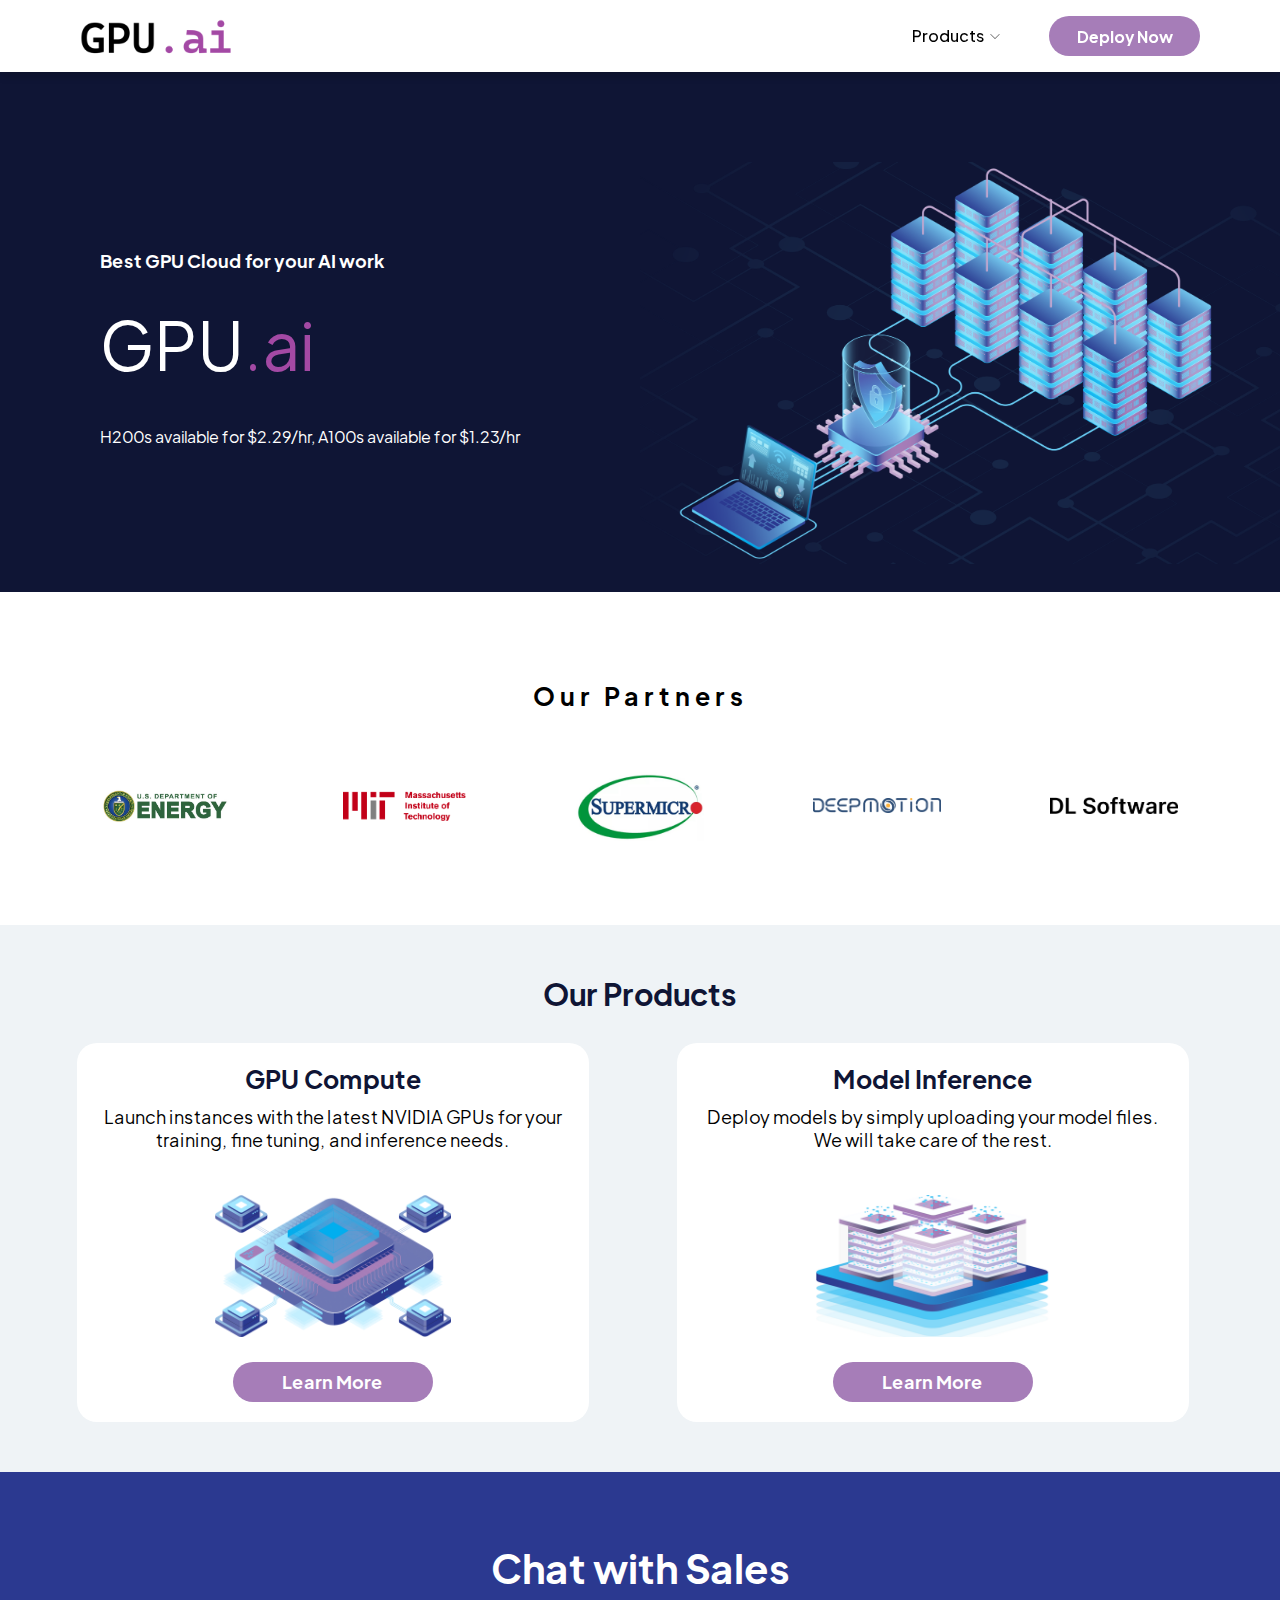
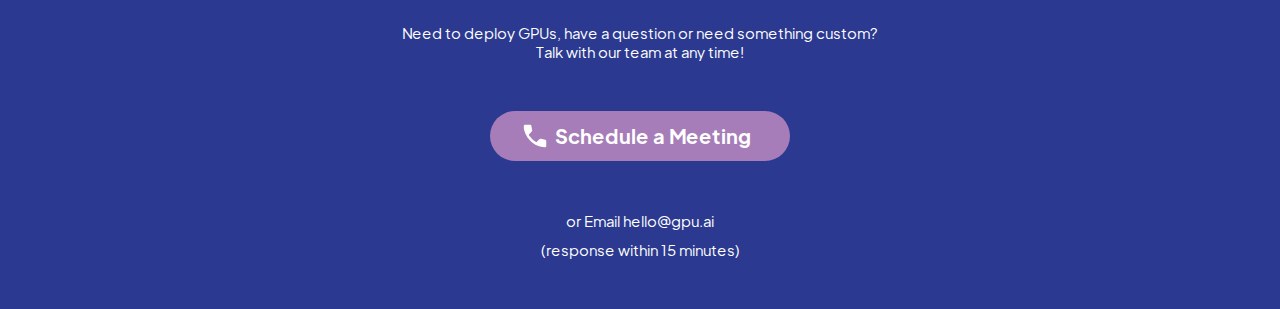
<file: index.html>
<!DOCTYPE html>
<html lang="en">
   <head>
      <meta charset="UTF-8">
      <title>GPU.ai - GPU Cloud for AI</title>
      <meta name="viewport" content="width=device-width">
      <link rel="stylesheet" href="./css/font.css">
      <link rel="stylesheet" href="./css/style.css">
      <script>
         function isPC() {
             var userAgentInfo = navigator.userAgent;
             var agents = ["Android", "iPhone", "iPad"];
             for (var v = 0; v < agents.length; v++) {
                 if (userAgentInfo.indexOf(agents[v]) > 0) {
                     return false
                 }
             }
             return true;
         }
         
         if (!isPC()) {
             location.href = "index_mobile.html";
         }
         
             (function(win) {
                 var tid;
         
                 function refreshRem() {
                     let designSize = 1920; // 设计图尺寸
                     let html = document.documentElement;
                     let wW = html.clientWidth; // 窗口宽度
                     let rem = wW * 100 / designSize;
         
                     document.documentElement.style.fontSize = rem + 'px';
                 }
         
                 win.addEventListener('pageshow', function(e) {
                     if (e.persisted) {
                         clearTimeout(tid);
                         tid = setTimeout(refreshRem, 300);
                     }
                 }, false);
                 refreshRem();
             })(window);
      </script>
      <script>
         (function(win) {
             var tid;
         
             function refreshRem() {
                 let designSize = 1920; // 设计图尺寸
                 let html = document.documentElement;
                 let wW = html.clientWidth; // 窗口宽度
                 let rem = wW * 100 / designSize;
         
                 document.documentElement.style.fontSize = rem + 'px';
             }
         
             win.addEventListener('pageshow', function(e) {
                 if (e.persisted) {
                     clearTimeout(tid);
                     tid = setTimeout(refreshRem, 300);
                 }
             }, false);
             refreshRem();
         })(window);
      </script>
      <style>
         body{
         margin: 0;
         padding: 0;
         font-family: Eudoxus Sans;
         }
         header{
         width: 100%;
         height: 1.08rem;
         display: flex;
         align-items: center;
         justify-content: space-between;
         padding: 0 1.2rem;
         box-sizing: border-box;
         position: fixed;
         top: 0;
         left: 0;
         z-index: 2;
         }
         header .logo{
         display: flex;
         }
         header .logo img{
         height: .6rem;
         width: auto;
         }
         header .nav{
         display: flex;
         height: 100%;
         align-items: center;
         }
         header .nav>ul{
         display: flex;
         height: 100%;
         }
         header .nav>ul>li{
         list-style: none;
         margin-right: .6rem;
         display: flex;
         align-items: center;
         position: relative;
         }
         header .nav>ul>li>a{
         color: #000;
         font-family: Eudoxus Sans;
         font-size: .24rem;
         font-style: normal;
         font-weight: 500;
         text-decoration: none;
         display: flex;
         align-items: center;
         box-sizing: border-box;
         width: 1.6rem;
         height: 0.5rem;
         justify-content: center;
         transition-duration: .3s;
         }
         header .nav>ul>li>a img{
         width: .15rem;
         margin-left: .1rem;
         transition-duration: .3s;
         }
         header .nav>ul>li ul{
         position: absolute;
         border: 1px solid #132DCE;
         top: 100%;
         left: 0%;
         padding: .1rem;
         border-radius: 5px;
         display: none;
         transition-duration: .3s;
         }
         header .nav>ul>li ul li{
         list-style: none;
         }
         header .nav>ul>li ul li a{
         color: #000;
         white-space: nowrap;
         font-family: Eudoxus Sans;
         font-size: .24rem;
         font-style: normal;
         line-height: 2;
         font-weight: 500;
         text-decoration: none;
         display: flex;
         align-items: center;
         }
         header .nav>ul>li:hover ul{
         display: block;
         }
         header .nav>ul>li:hover>a {
         border: 1px solid #132DCE;
         border-radius: 5px;
         }
         header .nav>ul>li:hover>a img{
         transform: rotate(-180deg);
         }
         header .nav>a{
         width: 2.26rem;
         height: .6rem;
         border-radius: .15rem;
         // background: var(--Button---Black, radial-gradient(57.1% 100% at 50% 99%, #2B3990 0%, rgba(43, 57, 144, 0.83) 100%));
         background-color: #A67DB8;
         // box-shadow: 0px 6px 28.1px 0px rgba(9, 9, 9, 0.30);
         outline: none;
         border: none;
         color: #FFF;
         text-decoration: none;
         font-family: Eudoxus Sans;
         font-size: .24rem;
         font-style: normal;
         font-weight: 400;
         display: flex;
         align-items: center;
         justify-content: center;
         }
         header .nav>a img{
         margin-left: .1rem;
         width: .17rem;
         height: auto;
         }
         h2{
         color: #000;
         font-family: Eudoxus Sans;
         font-size: .56rem;
         font-style: normal;
         font-weight: 700;
         line-height: 1;
         margin: 0;
         padding: 0;
         }
         h2 span{
         color: #00AEEF;
         }
         h3{
         margin: 0;
         padding: 0;
         margin: .2rem 0;
         color: #6872B0;
         font-family: Eudoxus Sans;
         font-size: .32rem;
         font-style: normal;
         font-weight: 700;
         line-height: 1;
         letter-spacing: 1.92px;
         text-transform: uppercase;
         }
         p{
         margin: 0;
         padding: 0;
         color: rgba(0, 0, 0, 0.90);
         font-family: Eudoxus Sans;
         font-size: .3rem;
         font-style: normal;
         font-weight: 300;
         line-height: normal;
         letter-spacing: -0.6px;
         }
         button{
         width: 2.26rem;
         height: .6rem;
         border-radius: .15rem;
         background: var(--Button---Black, radial-gradient(57.1% 100% at 50% 99%, #2B3990 0%, rgba(43, 57, 144, 0.83) 100%));
         box-shadow: 0px 6px 28.1px 0px rgba(9, 9, 9, 0.30);
         outline: none;
         border: none;
         color: #FFF;
         font-family: Eudoxus Sans;
         font-size: .24rem;
         font-style: normal;
         font-weight: 400;
         display: flex;
         align-items: center;
         margin-top: .2rem;
         justify-content: center;
         }
         button img{
         margin-left: .1rem;
         width: .17rem;
         height: auto;
         }
         footer{
         width: 100%;
         background: #0F1535;
         box-sizing: border-box;
         padding: 1rem 1.28rem;
         }
         footer .content{
         display: flex;
         width: 100%;
         }
         footer .content .left{
         width: 50%;
         }
         footer .content .left img{
         width: 2.2rem;
         display: block;
         }
         footer .content .left p{
         color: rgba(255, 255, 255, 0.90);
         font-family: Eudoxus Sans;
         font-size: .24rem;
         font-style: normal;
         font-weight: 300;
         line-height: normal;
         width: 5.47rem;
         margin-top: .12rem;
         }
         footer .content .right{
         width: 50%;
         padding-left: .2rem;
         box-sizing: border-box;
         display: flex;
         padding-top: .3rem;
         }
         footer .content .right .main{
         width: 6.5rem;
         display: flex;
         justify-content: space-between;
         }
         footer .content .right .item h2{
         color: #FFF;
         font-family: Eudoxus Sans;
         font-size: .24rem;
         font-style: normal;
         font-weight: 700;
         letter-spacing: 2px;
         margin: 0;
         text-transform: uppercase;
         }
         footer .content .right .item a{
         margin-top: .2rem;
         text-decoration: none;
         color: #FFF;
         font-family: Eudoxus Sans;
         font-size: .18rem;
         font-style: normal;
         display: block;
         font-weight: 400;
         text-transform: capitalize;
         }
         footer .content .right .item p{
         color: #FFF;
         font-family: Eudoxus Sans;
         font-size: .18rem;
         font-style: normal;
         font-weight: 400;
         line-height: .30rem; /* 171.667% */
         width: 2.5rem;
         }
         .sserver {
         width: 517px;
         height: 81px;
         font-family: 'Eudoxus Sans';
         font-style: normal;
         font-weight: 700;
         font-size: 64px;
         line-height: 81px;
         /* identical to box height */
         display: flex;
         align-items: center;
         /* Gradient 2 */
         background: linear-gradient(268.77deg, #0C9CD1 47.55%, #123BCE 96.18%);
         -webkit-background-clip: text;
         -webkit-text-fill-color: transparent;
         background-clip: text;
         text-fill-color: transparent;
         /* Inside auto layout */
         flex: none;
         order: 1;
         flex-grow: 0;
         }
         .trustby {
         width: 1651px;
         height: 40px;
         font-family: 'Eudoxus Sans';
         font-style: normal;
         font-weight: 700;
         font-size: 32px;
         line-height: 40px;
         display: flex;
         align-items: center;
         text-align: center;
         letter-spacing: 0.2em;
         color: #000000;
         }
      </style>
   </head>
   <body>
      <body>
         <header style="background:white;box-shadow: 0px 1px 10px 0px rgba(9, 9, 9, 0.30);">
            <a href="https://gpu.ai" class="logo">
            <img src="./images/logo.png">
            </a>
            <div class="nav">
               <ul>
                  <li>
                     <a href="JavaScript:;">
                     Products
                     <img src="./images/arrow.svg">
                     </a>
                     <ul style="background:white">
                        <li><a href="gpu.html">GPU Compute</a></li>
                        <li><a href="model.html">Model Inference</a></li>
                     </ul>
                  </li>
               </ul>
               <a href="contact.html" style="border-radius: 20px;">
               <b>Deploy Now</b>
               </a>
            </div>
         </header>

         <div class="index-banner">
    <img class="index-banner-img" src="./images/ib.png" >
    <div class="index-banner-content">
        <div class="index-banner-content-t1"  style="color:white">Best GPU Cloud for your AI work</div>
        <div class="first-section-content-t2"><span style="color:white">GPU</span><span style="color:#a349a4">.ai</span></div>
        <div class="index-banner-content-t3">H200s available for $2.29/hr, A100s available for $1.23/hr</div>
    </div>
</div>


         <br>
         <div class="trustby" style="width:100%;font-size:25px;margin-bottom:-30px;display: flex; justify-content: center; align-items: center; ">Our Partners</div>
         <br>
         <div style="width:100%;margin-bottom:0px;display: flex; justify-content: center; align-items: center; justify-content: space-between">
            <img src="images/usenergy.png" alt="alternatetext" style="width:10%;height:100%; padding-left:8%;object-fit: contain">
            <img src="images/mit.png" alt="alternatetext"  style="width:10%;height:100%;object-fit: contain">
            <img src="images/supermicro.jpg" alt="alternatetext"  style="width:10%;height:100%; object-fit: contain">
            <img src="images/deepmotion.png" alt="alternatetext"  style="width:10%;height:object-fit: contain">
            <img src="images/dlsoftware.png" alt="alternatetext"  style="width:10%;height:100%px;padding-right:8%; object-fit: contain">
         </div>
         <br>
         <div class="index-product">
            <div class="index-product-title">Our Products</div>
            <div class="index-product-list">
               <div class="index-product-item">
                  <div class="index-product-item-title">GPU Compute</div>
                  <div class="index-product-item-desc">Launch instances with the latest NVIDIA GPUs for your training, fine tuning, and inference needs.</div>
                  <div class="index-product-item-img"><img src="images/im21.png"/></div>
                  <center><a class="index-product-item-btn" href="gpu.html">Learn More</a> </center>
               </div>
               <div class="index-product-item">
                  <div class="index-product-item-title">Model Inference</div>
                  <div class="index-product-item-desc">Deploy models by simply uploading your model files. We will take care of the rest.</div>
                  <div class="index-product-item-img"><img src="images/im22xx.png"/></div>
                  <center><a class="index-product-item-btn" href="model.html">Learn More</a> </center>
               </div>
            </div>
         </div>
         <div class="index-chat">
            <div class="index-chat-t2">Chat with Sales</div>
            <div class="index-chat-t3">Need to deploy GPUs, have a question or need something custom? <br>Talk with our team at any time!</div>
            <div class="index-chat-t4" onclick="window.open('https://calendly.com/gpu-support/15-minute-meeting','_blank')" onmouseover="" style="cursor: pointer;"><img src="images/i3i2.svg"/>Schedule a Meeting</div>
            <div class="index-chat-t5">
               or Email <span style="font-size:15px">hello@gpu.ai</span> 
               <div style="height:10px"></div>
               (response within 15 minutes)
            </div>
         </div>
   </body>
</html>
</file>
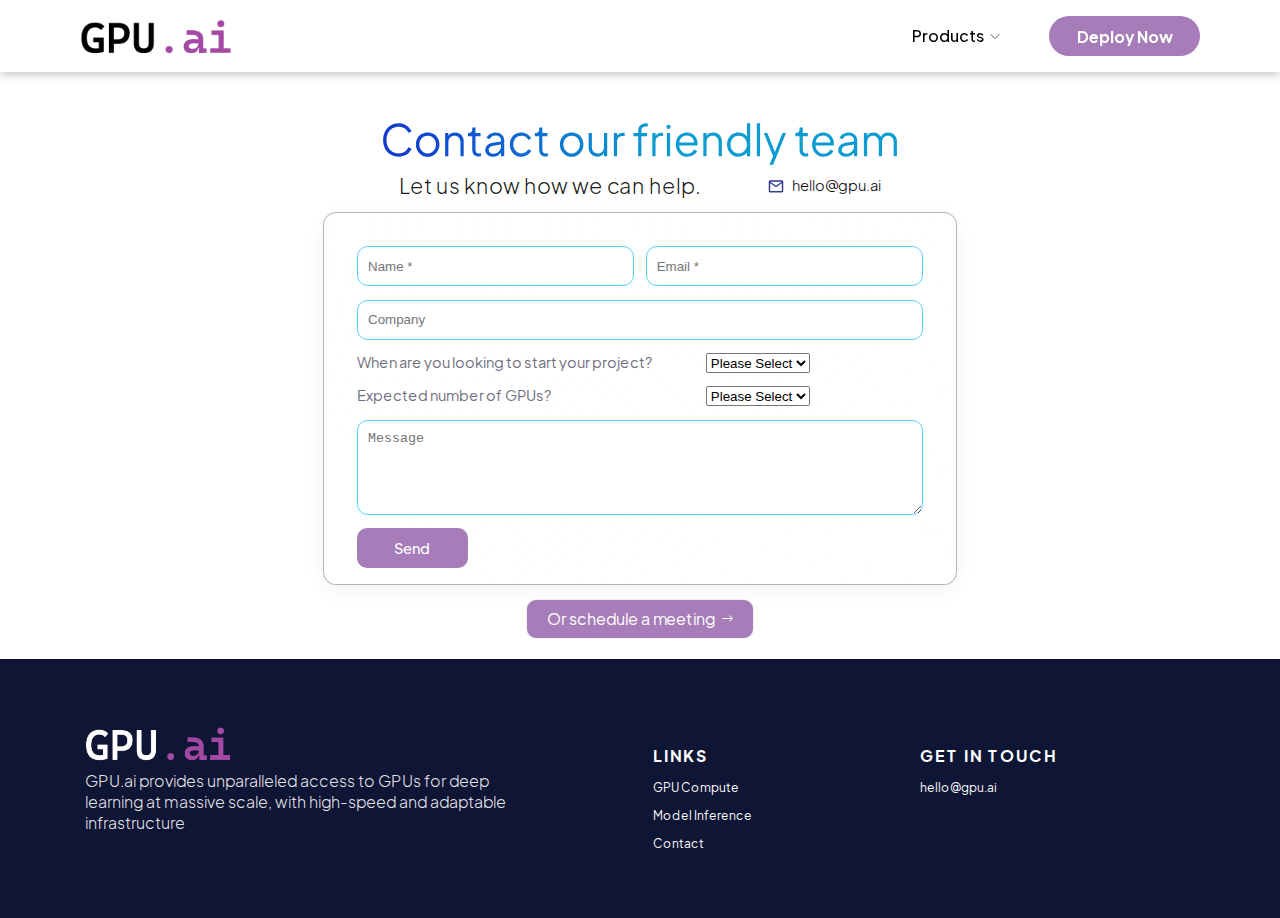
<file: contact.html>
<!DOCTYPE html>
<html lang="en">
   <head>
      <meta charset="UTF-8">
      <meta name="viewport" content="width=device-width">
      <link rel="stylesheet" href="./css/font.css">
      <title>Contact Us - GPU.ai</title>
      <script>
         function isPC() {
             var userAgentInfo = navigator.userAgent;
             var agents = ["Android", "iPhone", "iPad"];
             for (var v = 0; v < agents.length; v++) {
                 if (userAgentInfo.indexOf(agents[v]) > 0) {
                     return false
                 }
             }
             return true;
         }
         
         if (!isPC()) {
             location.href = "contact_mobile.html";
         }
         
             (function(win) {
                 var tid;
         
                 function refreshRem() {
                     let designSize = 1920; // 设计图尺寸
                     let html = document.documentElement;
                     let wW = html.clientWidth; // 窗口宽度
                     let rem = wW * 100 / designSize;
         
                     document.documentElement.style.fontSize = rem + 'px';
                 }
         
                 win.addEventListener('pageshow', function(e) {
                     if (e.persisted) {
                         clearTimeout(tid);
                         tid = setTimeout(refreshRem, 300);
                     }
                 }, false);
                 refreshRem();
             })(window);
      </script>
      <style>
         body{
         margin: 0;
         padding: 0;
         font-family: Eudoxus Sans;
         }
         header{
         width: 100%;
         height: 1.08rem;
         display: flex;
         align-items: center;
         justify-content: space-between;
         padding: 0 1.2rem;
         box-sizing: border-box;
         position: fixed;
         top: 0;
         z-index: 2;
         left: 0;
         }
         header .logo{
         display: flex;
         }
         header .logo img{
         height: .6rem;
         width: auto;
         }
         header .nav{
         display: flex;
         height: 100%;
         align-items: center;
         }
         header .nav>ul{
         display: flex;
         height: 100%;
         }
         header .nav>ul>li{
         list-style: none;
         margin-right: .6rem;
         display: flex;
         align-items: center;
         position: relative;
         }
         header .nav>ul>li>a{
         color: #000;
         font-family: Eudoxus Sans;
         font-size: .24rem;
         font-style: normal;
         font-weight: 500;
         text-decoration: none;
         display: flex;
         align-items: center;
         box-sizing: border-box;
         width: 1.6rem;
         height: 0.5rem;
         justify-content: center;
         transition-duration: .3s;
         }
         header .nav>ul>li>a img{
         width: .15rem;
         margin-left: .1rem;
         transition-duration: .3s;
         }
         header .nav>ul>li ul{
         position: absolute;
         border: 1px solid #132DCE;
         top: 100%;
         left: 0%;
         padding: .1rem;
         border-radius: 5px;
         display: none;
         transition-duration: .3s;
         }
         header .nav>ul>li ul li{
         list-style: none;
         }
         header .nav>ul>li ul li a{
         color: #000;
         white-space: nowrap;
         font-family: Eudoxus Sans;
         font-size: .24rem;
         font-style: normal;
         line-height: 2;
         font-weight: 500;
         text-decoration: none;
         display: flex;
         align-items: center;
         }
         header .nav>ul>li:hover ul{
         display: block;
         }
         header .nav>ul>li:hover>a {
         border: 1px solid #132DCE;
         border-radius: 5px;
         }
         header .nav>ul>li:hover>a img{
         transform: rotate(-180deg);
         }
         header .nav>a{
         width: 2.26rem;
         height: .6rem;
         border-radius: .15rem;
         // background: var(--Button---Black, radial-gradient(57.1% 100% at 50% 99%, #2B3990 0%, rgba(43, 57, 144, 0.83) 100%));
         background-color: #A67DB8;
         // box-shadow: 0px 6px 28.1px 0px rgba(9, 9, 9, 0.30);
         outline: none;
         border: none;
         color: #FFF;
         text-decoration: none;
         font-family: Eudoxus Sans;
         font-size: .24rem;
         font-style: normal;
         font-weight: 400;
         display: flex;
         align-items: center;
         justify-content: center;
         }
         header .nav>a img{
         margin-left: .1rem;
         width: .17rem;
         height: auto;
         }
         .contact-form{
         margin: 1.85rem auto .3rem;
         width: 9.52rem;
         }
         .contact-form>img{
         width: 7.71rem;
         display: block;
         margin: 0 auto;
         }
         .contact-form .title{
         margin-top: .1rem;
         display: flex;
         justify-content: center;
         }
         .contact-form .title p{
         color: rgba(0, 0, 0, 0.90);
         font-family: Eudoxus Sans;
         font-size: .32rem;
         font-style: normal;
         font-weight: 300;
         line-height: normal;
         margin: 0;
         margin-right: 1rem;
         }
         .contact-form .title a{
         display: flex;
         color: #000;
         font-family: Eudoxus Sans;
         font-size: .22rem;
         font-style: normal;
         font-weight: 300;
         line-height: normal;
         text-decoration: none;
         align-items: center;
         }
         .contact-form .title a img{
         width: .28rem;
         margin-right: .1rem;
         }
         .contact-form .myform{
         width: 100%;
         height: 5.6rem;
         border-radius: .2rem;
         border: 1px solid rgba(9, 9, 9, 0.30);
         background: radial-gradient(106.94% 141.42% at 100% 1.62%, rgba(255, 255, 255, 0.12) 0%, rgba(255, 255, 255, 0.30) 100%);
         box-shadow: 0px 6px 20px 0px rgba(0, 0, 0, 0.05);
         padding: .5rem;
         box-sizing: border-box;
         margin-top: .2rem;
         }
         .contact-form .myform .input-group{
         margin-bottom: .2rem;
         display: flex;
         justify-content: space-between;
         }
         .contact-form .myform .input-group .input-row{
         position: relative;
         width: 100%;
         display: flex;
         }
         .contact-form .myform .input-group .input-row input{
         width: 100%;
         height: .6rem;
         border-radius: .16rem;
         border: 1px solid #53D0FF;
         outline: none;
         padding-left: .15rem;
         box-sizing: border-box;
         }
         .contact-form .myform .input-group .input-row textarea{
         width: 100%;
         height: 1.43rem;
         border-radius: .16rem;
         border: 1px solid #53D0FF;
         outline: none;
         padding: .15rem;
         box-sizing: border-box;
         }
         .contact-form .myform .input-group .input-row span{
         display: block;
         position: absolute;
         top: 50%;
         transform: translateY(-50%);
         color: #E50000;
         font-family: Satoshi;
         font-size: .24rem;
         font-style: normal;
         font-weight: 400;
         line-height: normal;
         letter-spacing: -0.24px;
         left: 1.1rem;
         text-transform: capitalize;
         }
         .contact-form .myform button{
         display: flex;
         height: .6rem;
         padding: 0px 0.56rem;
         align-items: center;
         border-radius: .15rem;
         background: #A67DB8;
         color: #FFF;
         font-family: Eudoxus Sans;
         font-size: .22rem;
         font-style: normal;
         font-weight: 500;
         text-transform: capitalize;
         border: none;
         outline: none;
         }
         .contact-form>button{
         margin: 0 auto;
         margin-top: .2rem;
         display: flex;
         padding: 0 .3rem;
         height: .6rem;
         align-items: center;
         border-radius: .15rem;
         border: 0.5px solid rgba(255, 255, 255, 0.87);
         background: var(--Secondary, #A67DB8);
         color: #FFF;
         font-family: Eudoxus Sans;
         font-size: .24rem;
         font-style: normal;
         font-weight: 400;
         }
         .contact-form>button img{
         margin-left: .1rem;
         width: .17rem;
         }
         footer{
         width: 100%;
         background: #0F1535;
         box-sizing: border-box;
         padding: 1rem 1.28rem;
         }
         footer .content{
         display: flex;
         width: 100%;
         }
         footer .content .left{
         width: 50%;
         }
         footer .content .left img{
         width: 2.2rem;
         display: block;
         }
         footer .content .left p{
         color: rgba(255, 255, 255, 0.90);
         font-family: Eudoxus Sans;
         font-size: .24rem;
         font-style: normal;
         font-weight: 300;
         line-height: normal;
         width: 5.47rem;
         margin-top: .12rem;
         }
         footer .content .right{
         width: 50%;
         padding-left: .2rem;
         box-sizing: border-box;
         display: flex;
         padding-top: .3rem;
         }
         footer .content .right .main{
         width: 6.5rem;
         display: flex;
         justify-content: space-between;
         }
         footer .content .right .item h2{
         color: #FFF;
         font-family: Eudoxus Sans;
         font-size: .24rem;
         font-style: normal;
         font-weight: 700;
         letter-spacing: 2px;
         margin: 0;
         text-transform: uppercase;
         }
         footer .content .right .item a{
         margin-top: .2rem;
         text-decoration: none;
         color: #FFF;
         font-family: Eudoxus Sans;
         font-size: .18rem;
         font-style: normal;
         display: block;
         font-weight: 400;
         text-transform: capitalize;
         }
         footer .content .right .item p{
         color: #FFF;
         font-family: Eudoxus Sans;
         font-size: .18rem;
         font-style: normal;
         font-weight: 400;
         line-height: .30rem; /* 171.667% */
         width: 2.5rem;
         }
      </style>
   </head>
   <body>
      <noscript>
         Your browser does not support JavaScript!
      </noscript>
      <header style="background:white;box-shadow: 0px 1px 10px 0px rgba(9, 9, 9, 0.30);">
         <a href="https://gpu.ai" class="logo">
         <img src="./images/logo.png">
         </a>
         <div class="nav">
            <ul>
               <li>
                  <a href="JavaScript:;">
                  Products
                  <img src="./images/arrow.svg">
                  </a>
                  <ul style="background:white">
                     <li><a href="gpu.html">GPU Compute</a></li>
                     <li><a href="model.html">Model Inference</a></li>
                  </ul>
               </li>
            </ul>
            <a href="contact.html" style="border-radius: 20px;">
            <b>Deploy Now</b>
            </a>
         </div>
      </header>
      <script>
         function startSending() {
             document.getElementById("sendbutton").innerHTML = "Sending";
             document.getElementById("sendbutton").style.background = "grey";
             document.getElementById("sendbutton").onclick = "";
         }

         function finishSending() {
             document.getElementById("sendbutton").innerHTML = "Send";
             document.getElementById("sendbutton").style.background = "#A67DB8";
             document.getElementById("sendbutton").onclick = mailToAddress;
             document.getElementById("name").value = "";
             document.getElementById("email").value = "";
             document.getElementById("company").value = "";
             document.getElementById("message").value = "";
         }

         function sendServerMessage(body) {
             startSending();
             body_send = body.replaceAll("%0D%0A", "")
             var jsonData = {
                 body: body_send
             };
             var xmlHttp = new XMLHttpRequest();
             xmlHttp.open("POST", "https://message.gpu.ai/SendMessage", false);
             xmlHttp.setRequestHeader("Content-Type", "application/json");
             xmlHttp.onreadystatechange = function() {
                 if (xmlHttp.readyState == 4 && xmlHttp.status == 200) {
                     alert("Message Sent! We will get back to you shortly!");
                     finishSending();
                 } else if (xmlHttp.status != 200) {
                     sendLocalEmail(body);
                 }
             };
             xmlHttp.onerror = function() {
                 sendLocalEmail(body);
             };
             setTimeout(function() {
                xmlHttp.send(JSON.stringify(jsonData));
             }, 10);
         }

         function sendLocalEmail(body) {
             document.getElementById("sendbutton").innerHTML = "Sending";
             document.location.href = ("mailto:hello@gpu.ai?subject=GPU Server Inquire&body=" + body);
         }

// global
         var text = ""
         function mailToAddress() {
             var name = document.getElementById("name").value;
             if (name == null || name == "") {
                 alert("Please fill name");
                 return;
             }
             var email = document.getElementById("email").value;
             if (email == null || email == "") {
                 alert("Please fill email");
                 return;
             }
             var company = document.getElementById("company").value;
             var start_date = document.getElementById("start_date").value;
             var gpu_number = document.getElementById("gpu_number").value;
             var message = document.getElementById("message").value;
             var text = "Name: " + name + "%0D%0A\n";
             text = text + "Email: " + email + "%0D%0A\n";
             if (company) text = text + "Company: " + company + "%0D%0A\n";
             if (start_date) {
                 text = text + "Start date: " + start_date + "%0D%0A\n";
             }

             if (gpu_number) {
                 text = text + "GPU Number: " + gpu_number + "%0D%0A\n";
             }

             text = text + "%0D%0A\n" + message + "%0D%0A\n";
             sendServerMessage(text);
             // sendLocalEmail(text);
         }
      </script>
      <div class="contact-form">
         <img src="./images/ct.svg">
         <div class="title">
            <p>Let us know how we can help.</p>
            <a href="mailto:hello@gpu.ai">
            <img src="./images/mail.svg">
            hello@gpu.ai
            </a>
         </div>
         <div class="myform">
            <div class="input-group">
               <div class="input-row" style="width: 4.16rem">
                  <input type="text" name="name" id="name" placeholder="Name *">
               </div>
               <div class="input-row" style="width: 4.16rem">
                  <input type="text" name="email" id="email" placeholder="Email *">
               </div>
            </div>
            <div class="input-group">
               <div class="input-row">
                  <input type="text" name="company" id="company" placeholder="Company">
               </div>
            </div>
            <div class="input-group" style="height:20px;font-size:0.22rem;color:#6e6e7d">
               <span>When are you looking to start your project? </span>
               <select  style="margin-right:20%" id="start_date">
                  <option disabled="" value="" selected="selected">Please Select</option>
                  <option value="Immediately">Immediately</option>
                  <option value="1-3 months">1-3 months</option>
                  <option value="4-12 months">4-12 months</option>
                  <option value="12+ months">12+</option>
               </select>
            </div>
            <div class="input-group" style="height:20px;font-size:0.22rem;color:#6e6e7d">
               <span>Expected number of GPUs? </span>
               <select style="margin-right:20%" id="gpu_number">
                  <option disabled="" value="" selected="selected">Please Select</option>
                  <option value="<8">&lt;8</option>
                  <option value="8-32">8-32</option>
                  <option value=">32">&gt; 32</option>
               </select>
            </div>
            <div class="input-group">
               <div class="input-row">
                  <textarea class="message_area" placeholder="Message" id="message" name="message" ></textarea>
               </div>
            </div>
            <button onclick="mailToAddress()" style="cursor:pointer;" id="sendbutton">Send</button>
         </div>
         <button style="cursor: pointer;" onclick="window.open('https://calendly.com/gpu-support/15-minute-meeting','_blank')">
         Or schedule a meeting
         <img src="./images/ha.svg">
         </button>
      </div>
      <footer>
         <div class="content">
            <div class="left">
               <img src="./images/flogo.png">
               <p style="width:80%">GPU.ai provides unparalleled access to GPUs for deep learning at massive scale, with high-speed and adaptable infrastructure</p>
            </div>
            <div class="right">
               <div class="main">
                  <div class="item">
                     <h2>LINKS</h2>
                     <a href="./gpu.html">GPU Compute</a>
                     <a href="./model.html">Model Inference</a>
                     <a href="./contact.html">Contact</a>
                  </div>
                  <div class="item">
                     <h2>Get In Touch</h2>
                     <p>hello@gpu.ai</p>
                  </div>
               </div>
            </div>
         </div>
      </footer>
   </body>
</html>
</file>
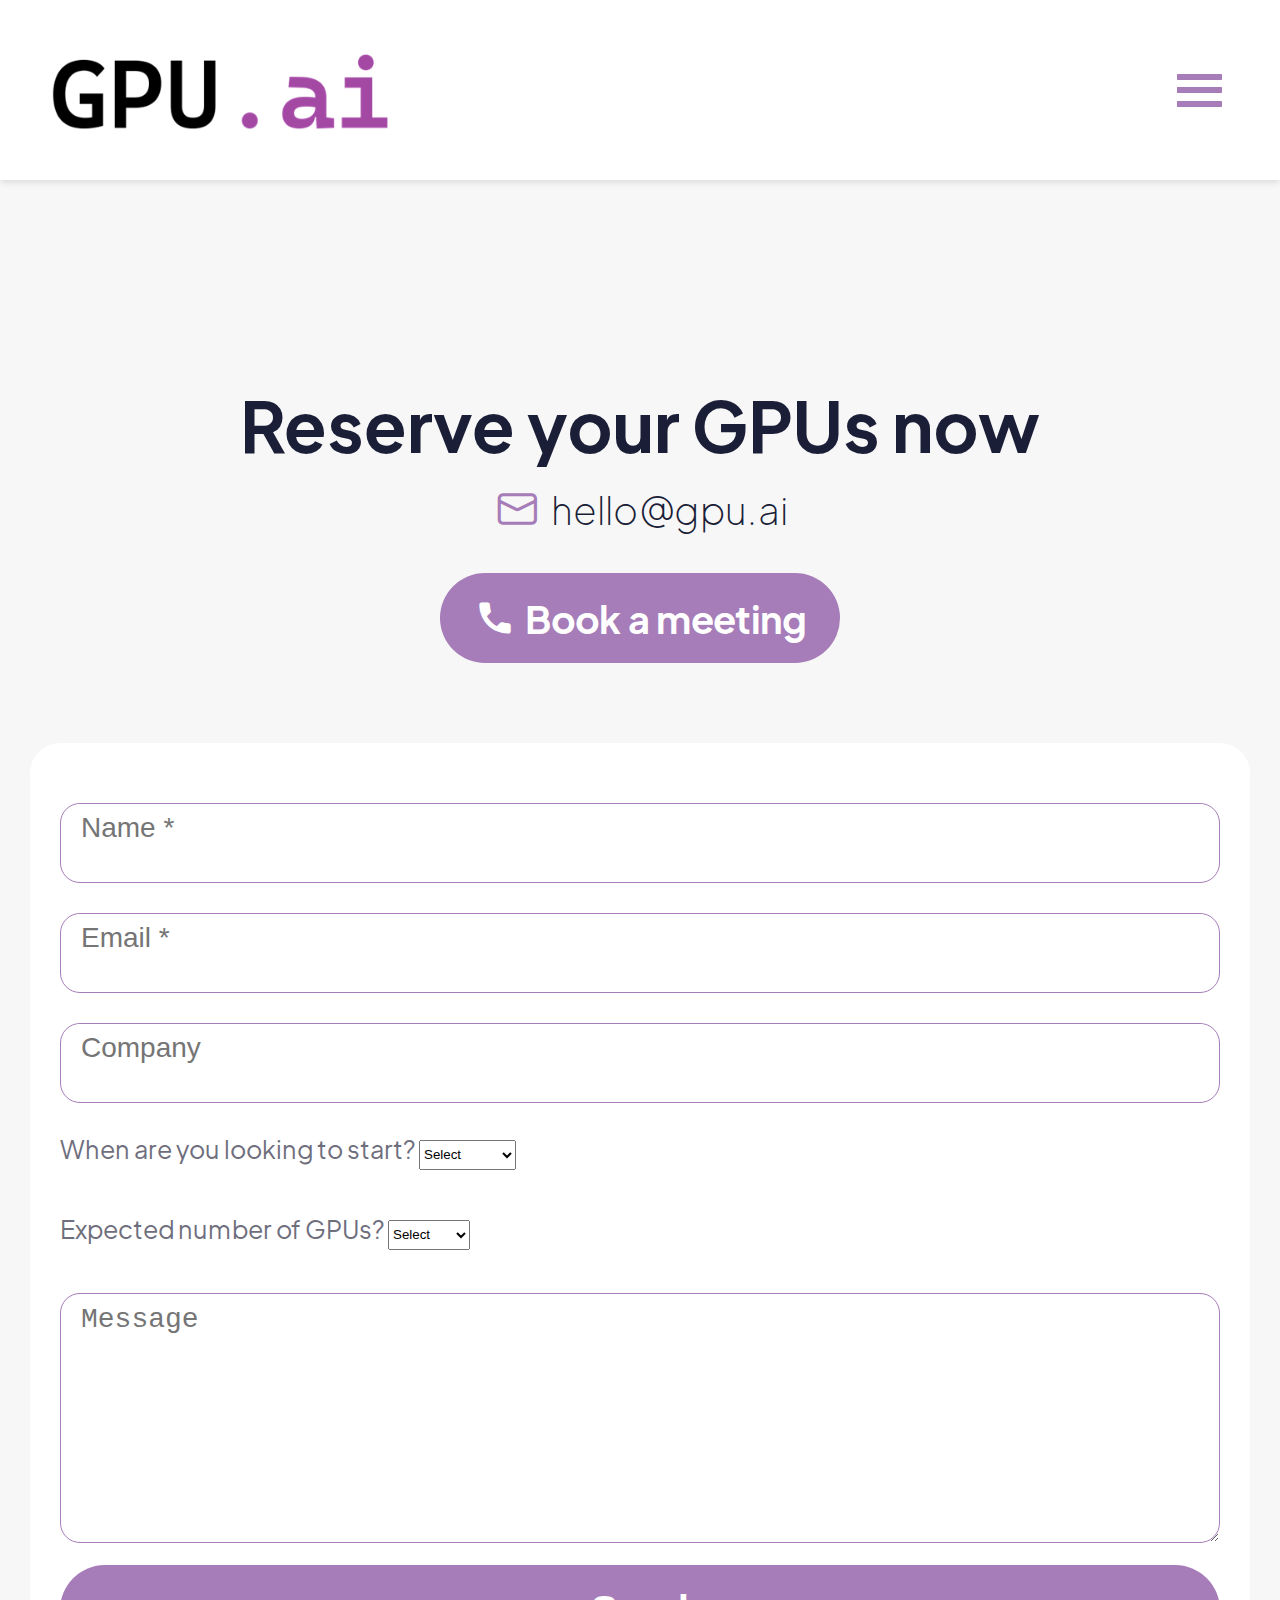
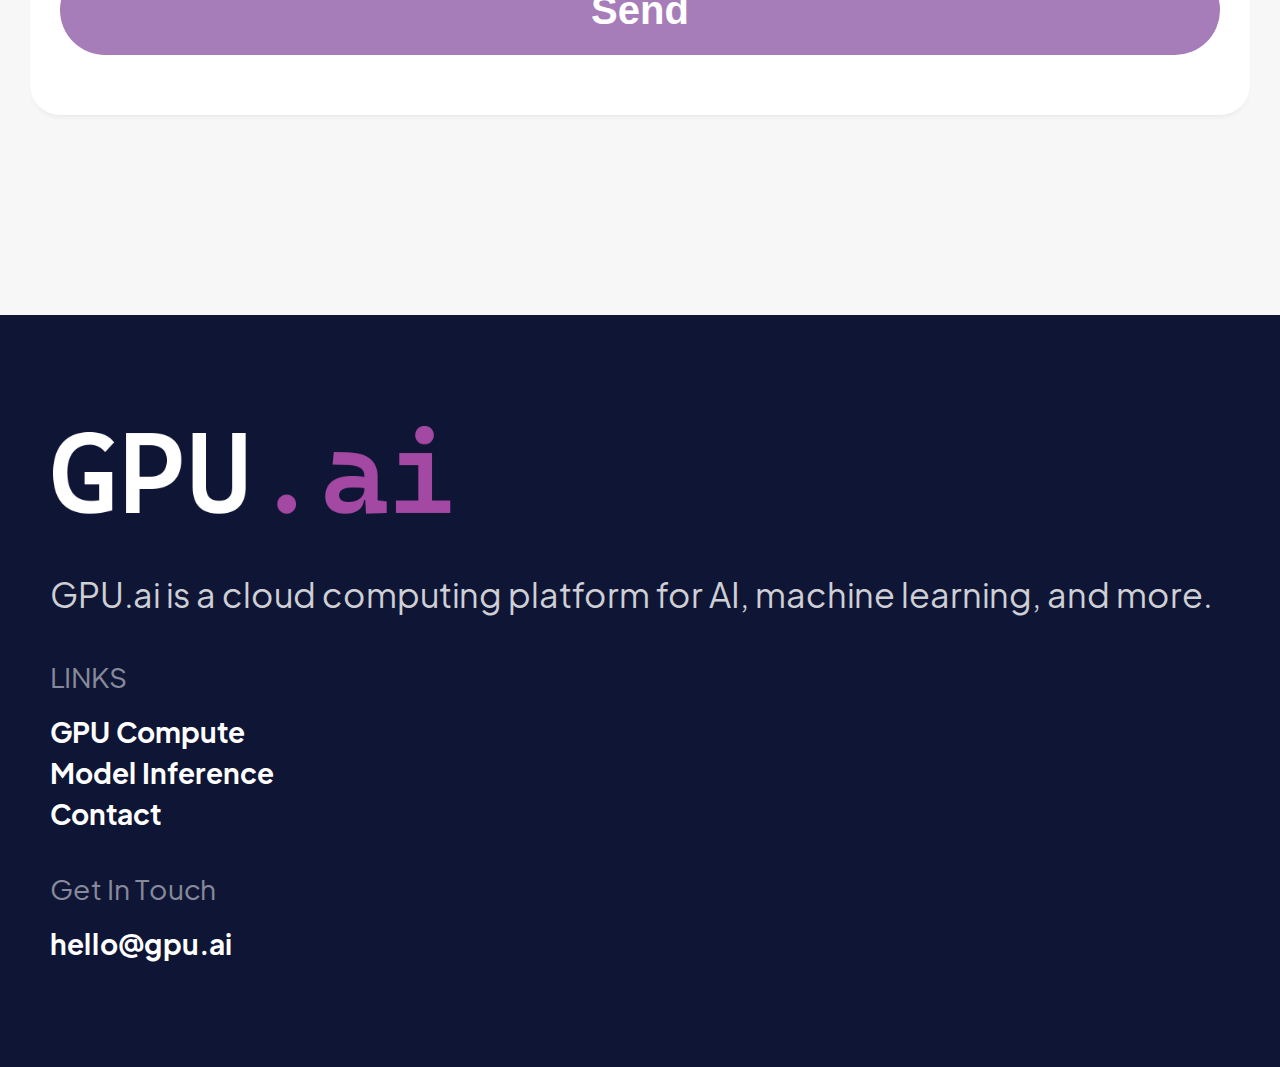
<file: contact_mobile.html>
<!DOCTYPE html>
<html lang="en">
   <head>
      <meta charset="UTF-8">
      <title>Model Inference</title>
      <meta http-equiv="Content-Type" content="text/html; charset=UTF-8">
      <meta content="telephone=no" name="format-detection">
      <meta name="viewport" content="width=device-width,initial-scale=1.0,minimum-scale=1.0,maximum-scale=1.0,user-scalable=no">
      <meta name="apple-mobile-web-app-capable" content="yes" />
      <meta name="apple-mobile-web-app-status-bar-style" content="black" />
      <link type="text/css" rel="stylesheet" href="css/mstyle.css" >
      <link type="text/css" rel="stylesheet" href="font/iconfont.css">
      <link rel="stylesheet" href="css/font.css">
      <script type="text/javascript" src="js/jquery.min.js"></script>
      <script type="text/javascript" src="js/layout.js"></script>
      <script type="text/javascript" src="js/base.js"></script>
      <style>
         body {
         font-family: Eudoxus Sans;
         }
      </style>
   </head>
   <body>
      <div class="header">
         <div class="top">
            <a class="logo" href="index_mobile.html"><img src="images/logo.png"/></a>
            <div class="menu">
               <span class="iconfont icon-caidan"></span>
               <span class="iconfont icon-guanbi1"></span>
            </div>
         </div>
         <div class="list">
            <div class="list_box">
               <div class="item">
                  <a href="gpu_mobile.html">GPU Compute</a>
                  <a href="model_mobile.html">Model Inference</a>
               </div>
               <a href="contact_mobile.html" class="btn">Deploy Now</a>
            </div>
         </div>
      </div>
      <div class="main">
         <div class="contact_box">
            <div class="t1">Reserve your GPUs now</div>
            <div class="email"><span class="iconfont icon-youxiang"></span>hello@gpu.ai</div>
            <a class="call" href="https://calendly.com/gpu-support/15-minute-meeting"><span class="iconfont icon-dianhua"></span>Book a meeting</a>
            <div class="form">
               <div class="input">
                  <input class="input" type="text" value="" id="name" placeholder="Name *" autocomplete="off">
               </div>
               <div class="input">
                  <input class="input" type="text" value="" id="email" placeholder="Email *" autocomplete="off">
               </div>
               <div class="input">
                  <input class="input" type="text" value="" id="company" placeholder="Company" autocomplete="off">
               </div>
               <div style="color:#6e6e7d;font-size:0.25rem;height: 0.8rem;">
                  <span>When are you looking to start? </span>
                  <select  style="height: 0.3rem;" id="start_date">
                     <option disabled="" value="" selected="selected">Select</option>
                     <option value="Immediately">Immediately</option>
                     <option value="1-3 months">1-3 months</option>
                     <option value="4-12 months">4-12 months</option>
                     <option value="12+ months">12+</option>
                  </select>
               </div>
               <div style="color:#6e6e7d;font-size:0.25rem;height: 0.8rem;">
                  <span>Expected number of GPUs? </span>
                  <select style="height: 0.3rem;" id="gpu_number">
                     <option disabled="" value="" selected="selected">Select&nbsp;&nbsp;&nbsp;&nbsp;&nbsp;&nbsp;</option>
                     <option value="<8">&lt;8</option>
                     <option value="8-32">8-32</option>
                     <option value=">32">&gt; 32</option>
                  </select>
               </div>
               <textarea class="textarea" placeholder="Message" id="message"></textarea>
               <button type="button" onclick="mailToAddress()" class="submit">Send</button>
            </div>
         </div>
      </div>
      <div class="footer">
         <div class="logo"><img src="images/flogo.png"/></div>
         <div class="description">
            GPU.ai is a cloud computing platform for AI, machine learning, and more.
         </div>
         <div class="link">
            <p>LINKS</p>
            <a href="gpu_mobile.html">GPU Compute</a>
            <a href="model_mobile.html">Model Inference</a>
            <a href="contact_mobile.html">Contact</a>
         </div>
         <div class="link">
            <p>Get In Touch</p>
            <a href="mailto:hello@gpu.ai">hello@gpu.ai</a>
         </div>
      </div>
   </body>
   <script>
      var text =""
      function mailToAddress() {
          var name = document.getElementById("name").value;
          if (name == null || name == "") {
              alert("Please fill name");
              return;
          }
          var email = document.getElementById("email").value;
          if (email == null || email == "") {
              alert("Please fill email");
              return;
          }
          var company = document.getElementById("company").value;
          var start_date = document.getElementById("start_date").value;
          var gpu_number = document.getElementById("gpu_number").value;
          var message = document.getElementById("message").value;
          var text = "Name: "+name +"%0D%0A\n";
          text = text + "Email: "+email + "%0D%0A\n";
          if (company) text = text + "Company: "+company+"%0D%0A\n";
          if (start_date) {
             text = text + "Start date: "+start_date+"%0D%0A\n";
          }
          
          if (gpu_number) {
             text = text + "GPU Number: "+gpu_number+"%0D%0A\n";
          }
          
          text = text + "%0D%0A\n" + message + "%0D%0A\n";
          document.location.href = ("mailto:hello@gpu.ai?subject=GPU Server Inquire&body="+text);
      }
      
   </script>
</html>
</file>
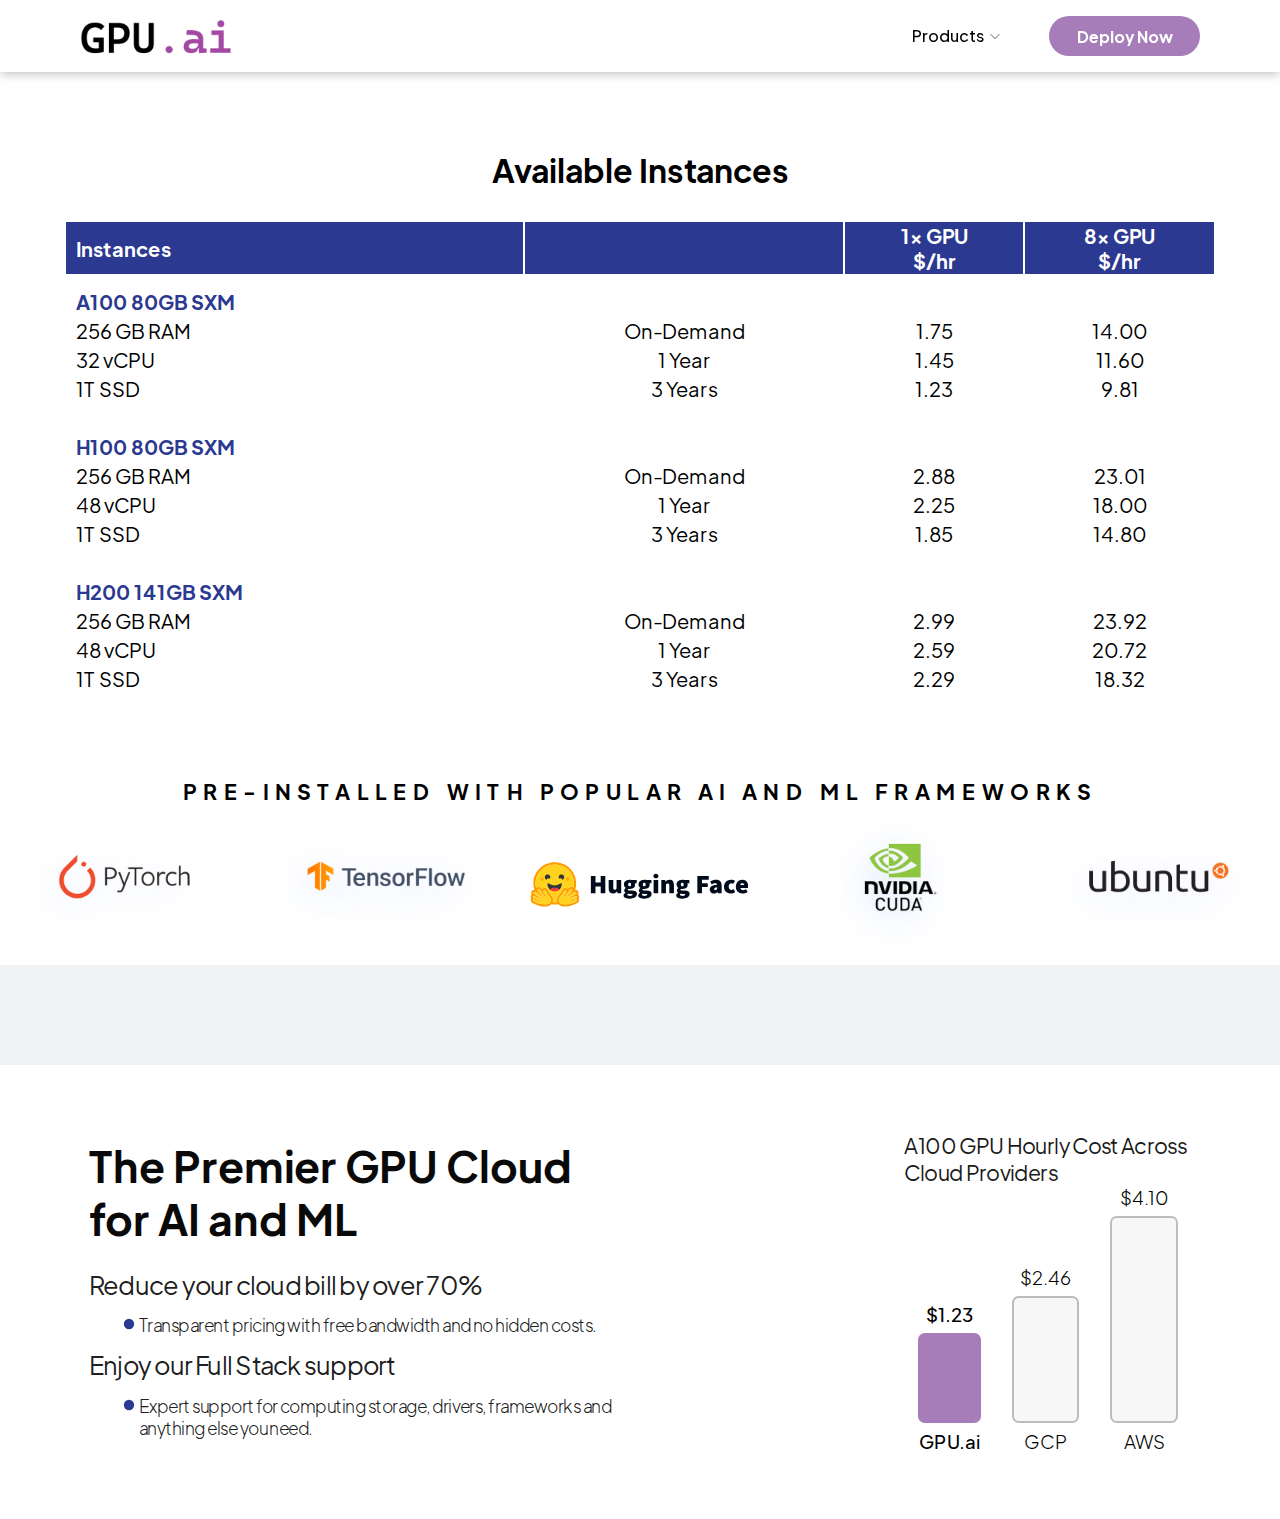
<file: gpu.html>
<!DOCTYPE html>
<html lang="en">
<head>
    <meta charset="UTF-8">
    <meta name="viewport" content="width=device-width">
    <title>GPU Compute - GPU.ai</title>
        <link rel="stylesheet" href="./css/gpu_style.css">
        <link rel="stylesheet" href="./css/style.css">
        <link rel="stylesheet" href="./css/font.css">
      <script>
    function isPC() {
        var userAgentInfo = navigator.userAgent;
        var agents = ["Android", "iPhone", "iPad"];
        for (var v = 0; v < agents.length; v++) {
            if (userAgentInfo.indexOf(agents[v]) > 0) {
                return false
            }
        }
        return true;
    }
    
    if (!isPC()) {
        location.href = "gpu_mobile.html";
    }
    
        (function(win) {
            var tid;

            function refreshRem() {
                let designSize = 1920; // 设计图尺寸
                let html = document.documentElement;
                let wW = html.clientWidth; // 窗口宽度
                let rem = wW * 100 / designSize;

                document.documentElement.style.fontSize = rem + 'px';
            }

            win.addEventListener('pageshow', function(e) {
                if (e.persisted) {
                    clearTimeout(tid);
                    tid = setTimeout(refreshRem, 300);
                }
            }, false);
            refreshRem();
        })(window);
    </script>
    
    <script>
        (function(win) {
            var tid;

            function refreshRem() {
                let designSize = 1920; // 设计图尺寸
                let html = document.documentElement;
                let wW = html.clientWidth; // 窗口宽度
                let rem = wW * 100 / designSize;

                document.documentElement.style.fontSize = rem + 'px';
            }

            win.addEventListener('pageshow', function(e) {
                if (e.persisted) {
                    clearTimeout(tid);
                    tid = setTimeout(refreshRem, 300);
                }
            }, false);
            refreshRem();
        })(window);
    </script>
</head>

<body>
<header style="background:white;box-shadow: 0px 1px 10px 0px rgba(9, 9, 9, 0.30);">
    <a href="https://gpu.ai" class="logo">
        <img src="./images/logo.png">
    </a>
    <div class="nav">
        <ul>
            <li>
                <a href="JavaScript:;">
                    Products
                    <img src="./images/arrow.svg">
                </a>
                <ul  style="background:white">
                    <li><a href="gpu.html">GPU Compute</a></li>
                    <li><a href="model.html">Model Inference</a></li>
                </ul>
            </li>
        </ul>
        <a href="contact.html" style="border-radius: 20px;">
            <b>Deploy Now</b>
        </a>
    </div>
</header>

<div class="gpu_page_title">Available Instances</div>

<div>
<table style="font-size:20px;width:100%;padding-left:5%;padding-right:5%;">
  <tr style="background-color:#2b3990;border:0px;color:white;">
    <th style="text-align: left; padding-left:10px;">Instances</th>
    <th></th>
    <th>1x GPU <br>$/hr</th>
    <th>8x GPU <br>$/hr</th>
  </tr>
  <tr style="height:10px"> </tr>
  <tr>
    <td style="text-align: left; padding-left:10px;color:#2b3990"><b> A100 80GB SXM </b> </td>
     <td></td>
    <td></td>
    <td></td>
  </tr>
  <tr>
    <td style="text-align: left; padding-left:10px;"> 256 GB RAM</td>
     <td>On-Demand</td>
    <td>1.75</td>
    <td>14.00</td>
  </tr>

  <tr>
    <td style="text-align: left; padding-left:10px">32 vCPU</td>
     <td>1 Year</td>
    <td>1.45</td>
    <td>11.60</td>
  </tr>
  
  <tr style="text-align: left; padding-left:10px">
    <td style="text-align: left; padding-left:10px">1T SSD</td>
     <td>3 Years</td>
    <td>1.23</td>
    <td>9.81</td>
  </tr>
  
  <tr>
  <td>&nbsp;</td>
  <td>&nbsp;</td>
  <td>&nbsp;</td>
  <td>&nbsp;</td>
  </tr>

  <tr>
    <td style="text-align: left; padding-left:10px;color:#2b3990"><b>H100 80GB SXM </b> </td>
     <td></td>
    <td></td>
    <td></td>
  </tr>
  
  <tr>
    <td style="text-align: left; padding-left:10px">256 GB RAM</td>
     <td>On-Demand</td>
    <td>2.88</td>
    <td>23.01</td>
  </tr>
  
  <tr>
    <td style="text-align: left; padding-left:10px">48 vCPU</td>
     <td>1 Year</td>
    <td>2.25</td>
    <td>18.00</td>
  </tr>
  
  <tr>
    <td style="text-align: left; padding-left:10px">1T SSD</td>
     <td>3 Years</td>
    <td>1.85</td>
    <td>14.80</td>
  </tr>
 
 
  <tr>
  <td>&nbsp;</td>
  <td>&nbsp;</td>
  <td>&nbsp;</td>
  <td>&nbsp;</td>
  </tr>
  
  <tr>
    <td style="text-align: left; padding-left:10px;color:#2b3990"> <b> H200 141GB SXM </b> </td>
     <td></td>
    <td></td>
    <td></td>
  </tr>
  
  <tr>
    <td style="text-align: left; padding-left:10px"> 256 GB RAM </td>
     <td>On-Demand</td>
    <td>2.99</td>
    <td>23.92</td>
  </tr>
  
  <tr>
    <td style="text-align: left; padding-left:10px">48 vCPU</td>
     <td>1 Year</td>
    <td>2.59</td>
    <td>20.72</td>
  </tr>
  
  <tr>
    <td style="text-align: left; padding-left:10px">1T SSD</td>
     <td>3 Years</td>
    <td>2.29</td>
    <td>18.32</td>
  </tr>
  
</table>
</div>

<br>
<div class="gpu-pre-install"><center>PRE-INSTALLED WITH POPULAR AI AND ML FRAMEWORKS</center></div>
<div style="width:100%;margin-bottom:0px;display: flex; justify-content: center; align-items: center; justify-content: space-between">
<img src="images/cm11.png" alt="alternatetext" style="width:19%;height:100%;object-fit: contain">
<img src="images/cm12.png" alt="alternatetext"  style="width:19%;height:100%;object-fit: contain">
<img src="images/hf-logo-with-title.svg" alt="alternatetext"  style="width:19%;height:100%; object-fit: contain">
<img src="images/cm14.png" alt="alternatetext"  style="width:19%;height:object-fit: contain">
<img src="images/cm15.png" alt="alternatetext"  style="width:19%;height:100%px; object-fit: contain">
</div>


<div style="background-color:#eff3f6;height:100px"> </div>
<div class="cpu-model-3">
    <div class="left">
        <h2>The Premier  GPU Cloud<br>for AI and ML</h2>
        <p>Reduce your cloud bill by over 70%</p>
        <div>
            <img src="./images/cc.svg">
            <p>Transparent pricing with free bandwidth and no hidden costs.</p>
        </div>
        <p>Enjoy our Full Stack support</p>
        <div>
            <img src="./images/cc.svg">
            <p>Expert support for computing storage, drivers, frameworks and anything else you need.</p>
        </div>
    </div>
    <div class="right">
        <h2>A100 GPU Hourly Cost Across<br>Cloud Providers</h2>
        <div class="content">
            <div class="item">
                <p>$1.23</p>
                <div></div>
                <h3>GPU.ai</h3>
            </div>
            <div class="item">
                <p>$2.46</p>
                <div></div>
                <h3>GCP</h3>
            </div>
            <div class="item">
                <p>$4.10</p>
                <div></div>
                <h3>AWS</h3>
            </div>
        </div>
    </div>
</div>

</body>
</html>
</file>
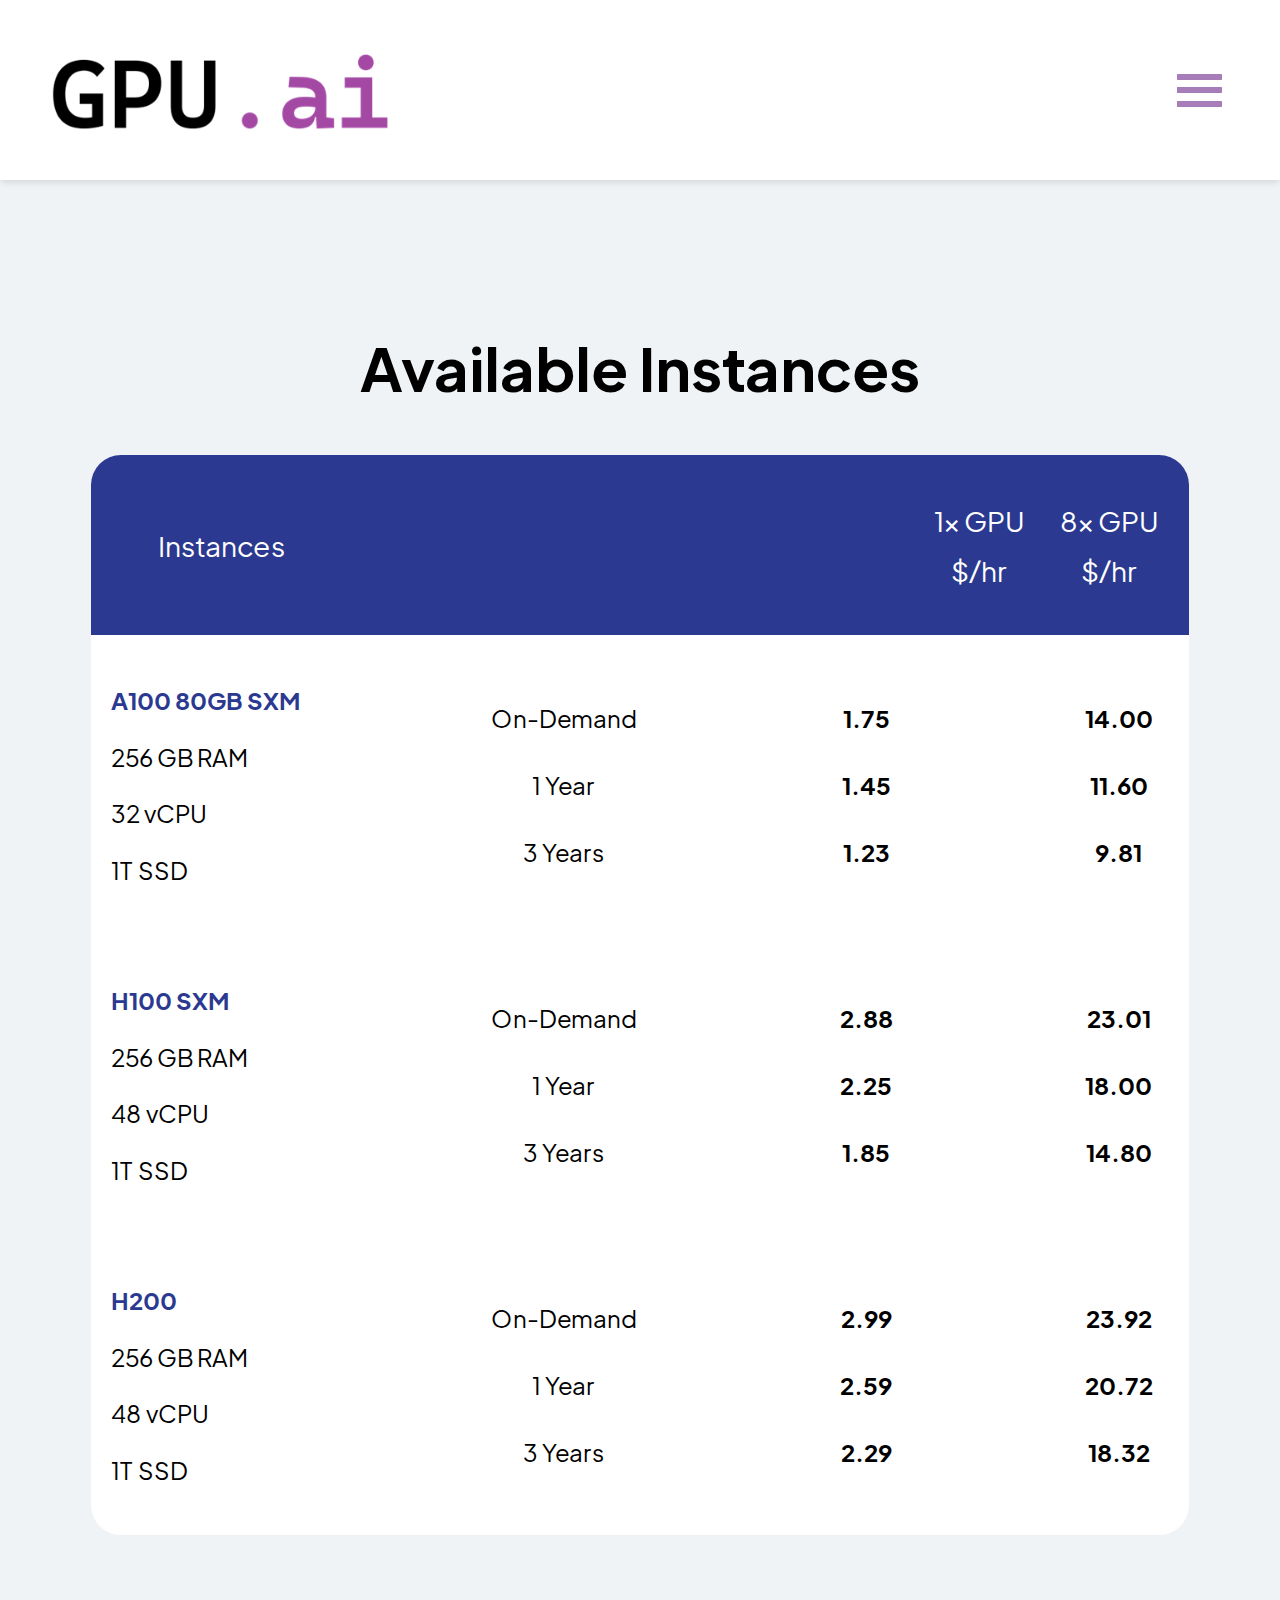
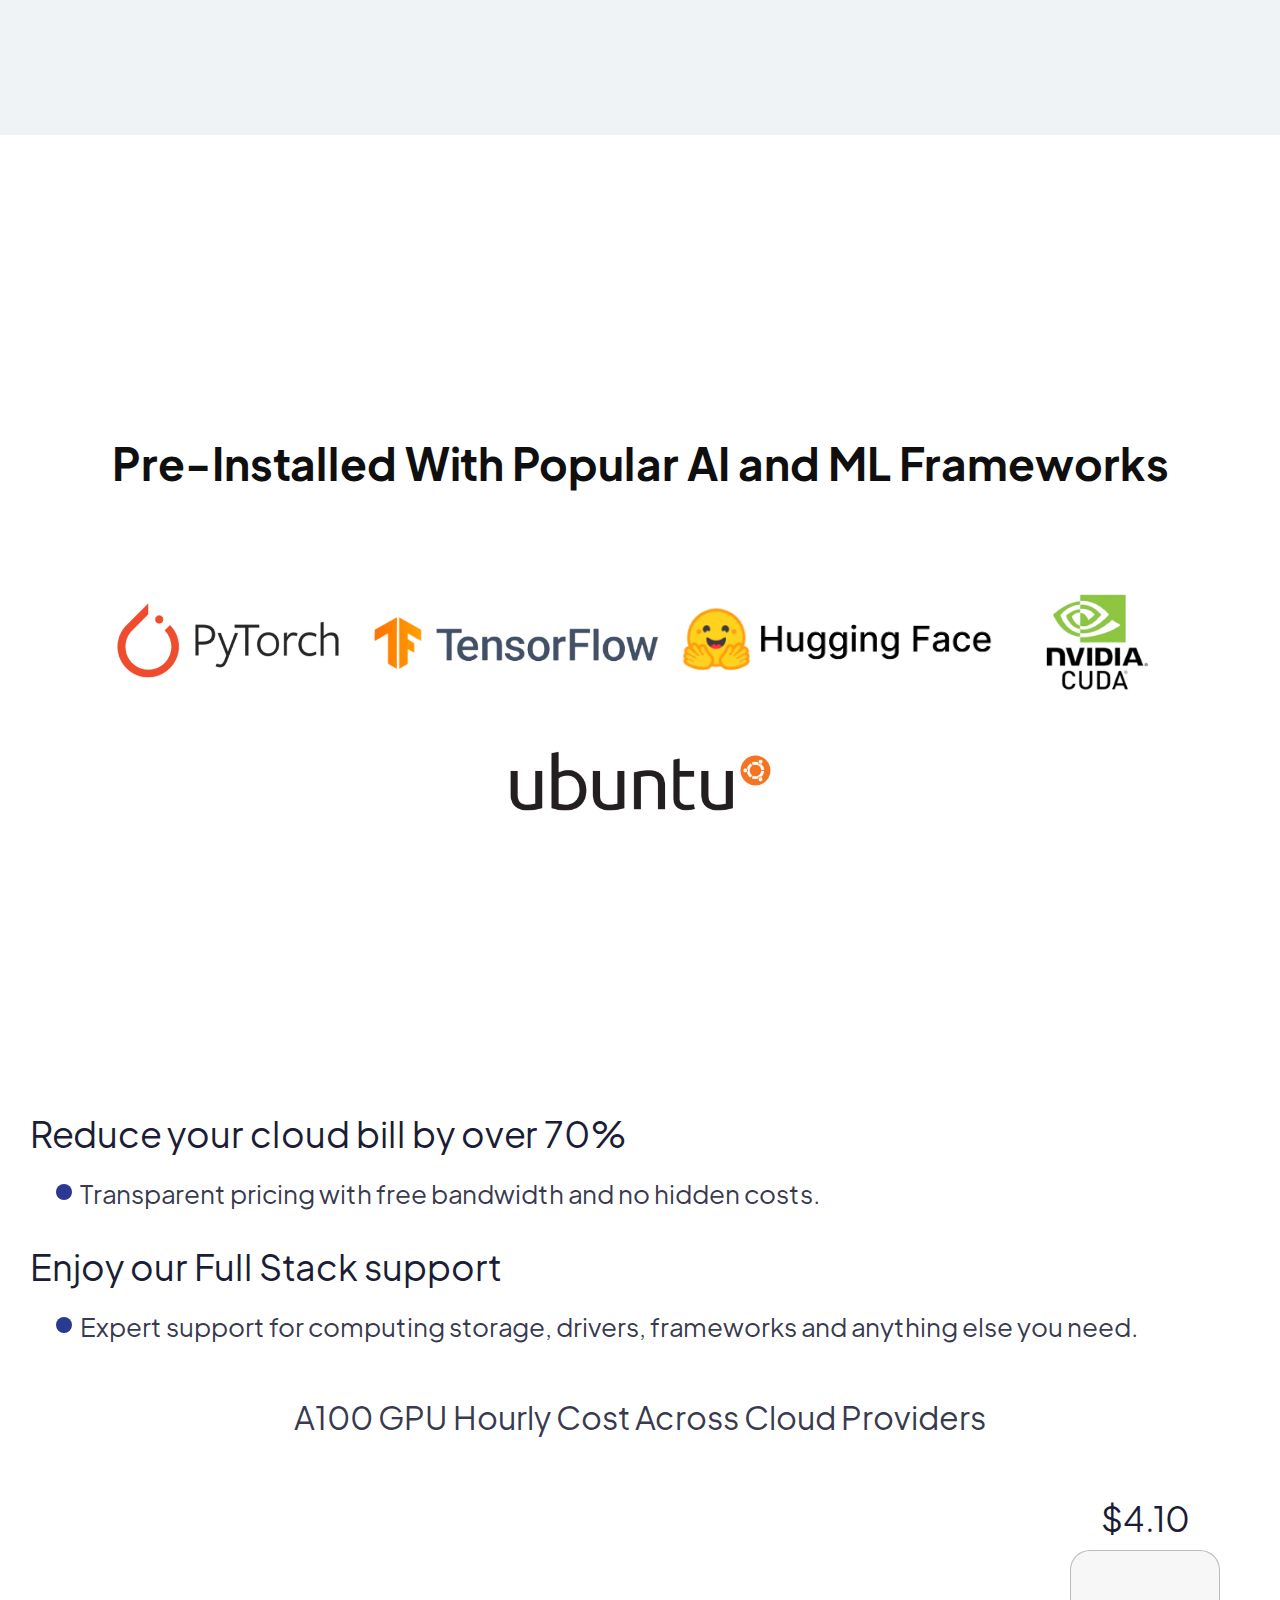
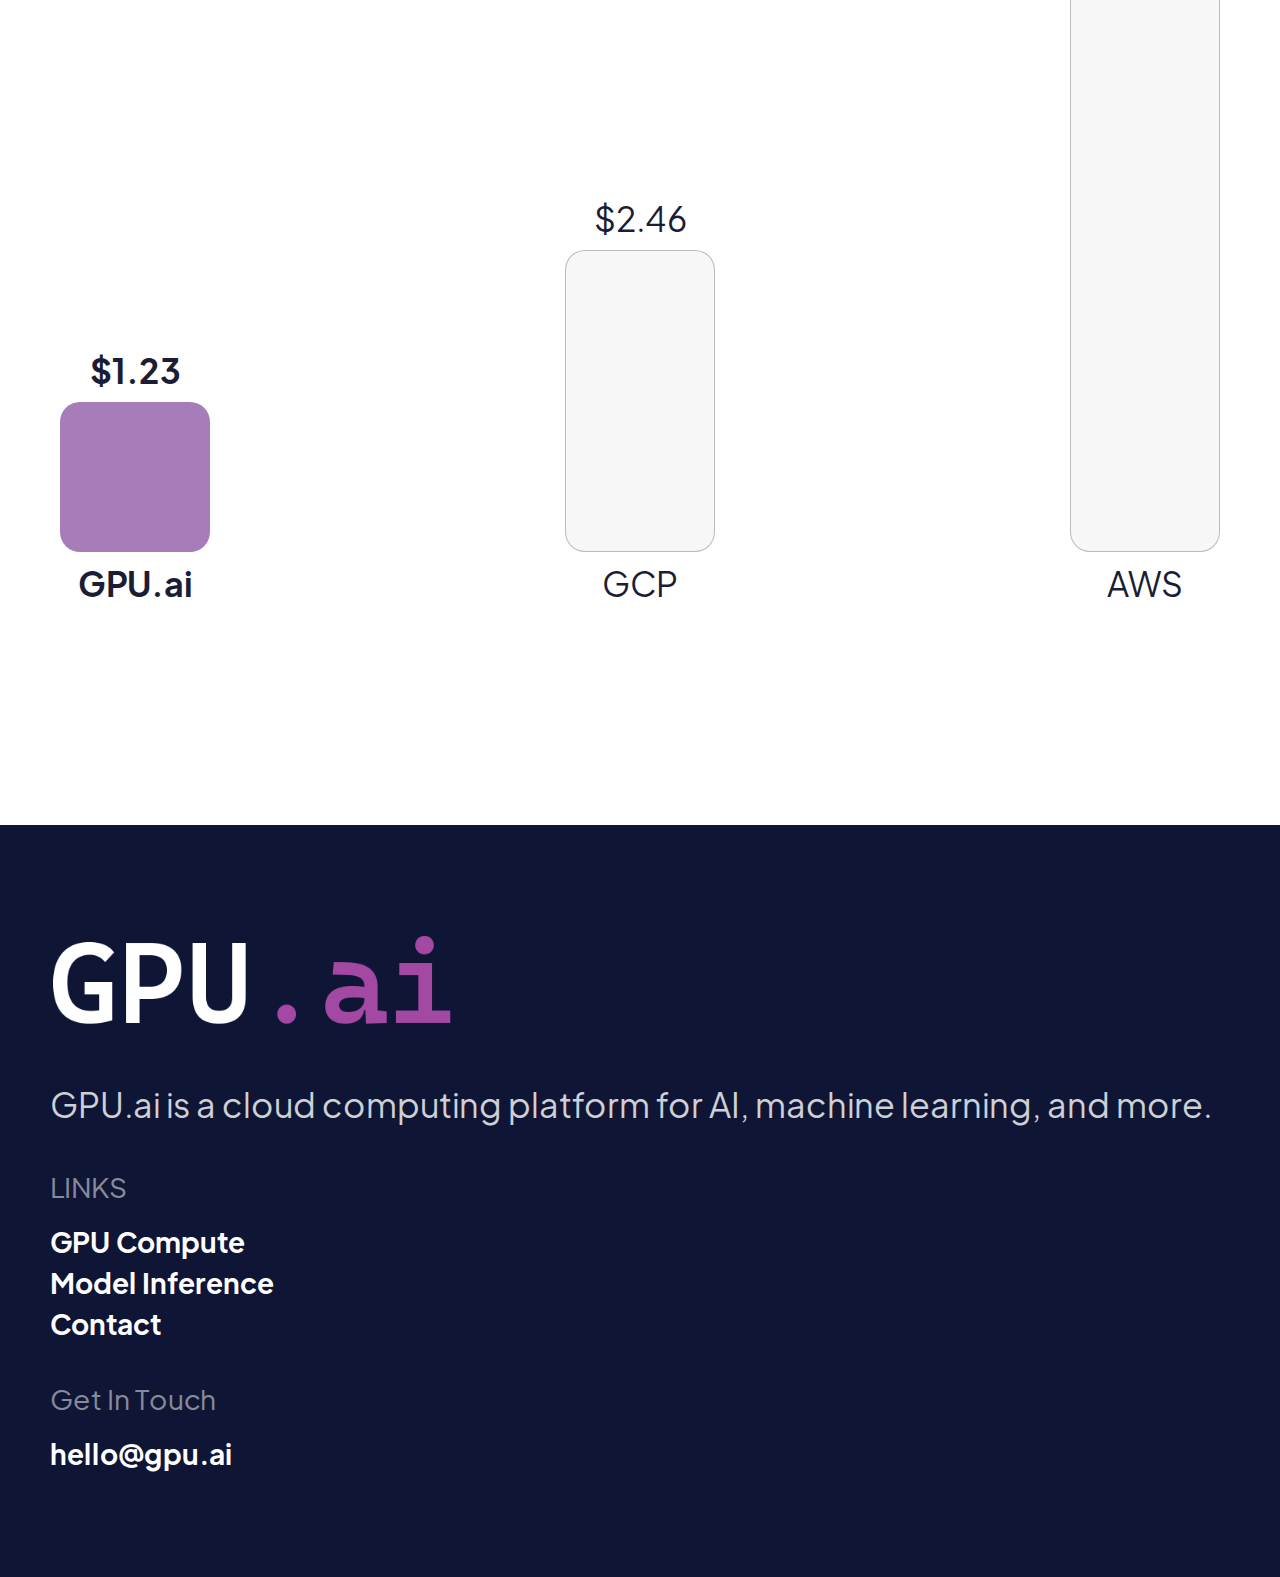
<file: gpu_mobile.html>
<!DOCTYPE html>
<html lang="en">
<head>
    <meta charset="UTF-8">
    <title>GPU.ai - GPU Compute</title>
    <meta http-equiv="Content-Type" content="text/html; charset=UTF-8">
    <meta content="telephone=no" name="format-detection">
    <meta name="viewport" content="width=device-width,initial-scale=1.0,minimum-scale=1.0,maximum-scale=1.0,user-scalable=no">
    <meta name="apple-mobile-web-app-capable" content="yes" />
    <meta name="apple-mobile-web-app-status-bar-style" content="black" />
    <link type="text/css" rel="stylesheet" href="css/mstyle.css" >
    <link type="text/css" rel="stylesheet" href="font/iconfont.css">
    <link rel="stylesheet" href="css/font.css">
    <script type="text/javascript" src="js/jquery.min.js"></script>
    <script type="text/javascript" src="js/layout.js"></script>
    <script type="text/javascript" src="js/base.js"></script>
    <style>
    body {
        font-family: Eudoxus Sans;
    }
    </style>
</head>
<body>
<div class="header">
    <div class="top">
        <a class="logo" href="index_mobile.html"><img src="images/logo.png"/></a>
        <div class="menu">
            <span class="iconfont icon-caidan"></span>
            <span class="iconfont icon-guanbi1"></span>
        </div>
    </div>
    <div class="list">
        <div class="list_box">
            <div class="item">
                <a href="gpu_mobile.html">GPU Compute</a>
                <a href="model_mobile.html">Model Inference</a>
            </div>
            <a href="contact_mobile.html" class="btn">Deploy Now</a>
        </div>
    </div>
</div>
<div class="main">
    <div class="gpu-available">
        <div class="t">Available Instances</div>
        <div class="table_box">
            <div class="table_box_head">
                <div class="l">
                    Instances
                </div>
                <div class="r">
                    <label>1x GPU</label>
                    <label>8x GPU</label>
                    <label>$/hr</label>
                    <label>$/hr</label>
                </div>
            </div>
            <div class="table_box_body">
                <div class="t1">
                    <p>A100 80GB SXM</p>
                    <p>256 GB RAM</p>
                    <p>32 vCPU</p>
                    <p>1T SSD</p>
                </div>
                <div class="t2">
                    <p>On-Demand</p>
                    <p>1 Year</p>
                    <p>3 Years</p>
                </div>
                <div class="t3">
                    <p>1.75</p>
                    <p>1.45</p>
                    <p>1.23</p>
                </div>
                <div class="t3">
                    <p>14.00</p>
                    <p>11.60</p>
                    <p>9.81</p>
                </div>
            </div>
            <div class="table_box_body">
                <div class="t1">
                    <p>H100 SXM</p>
                    <p>256 GB RAM</p>
                    <p>48 vCPU</p>
                    <p>1T SSD</p>
                </div>
                <div class="t2">
                    <p>On-Demand</p>
                    <p>1 Year</p>
                    <p>3 Years</p>
                </div>
                <div class="t3">
                    <p>2.88</p>
                    <p>2.25</p>
                    <p>1.85</p>
                </div>
                <div class="t3">
                    <p>23.01</p>
                    <p>18.00</p>
                    <p>14.80</p>
                </div>
            </div>
            <div class="table_box_body">
                <div class="t1">
                    <p>H200</p>
                    <p>256 GB RAM</p>
                    <p>48 vCPU</p>
                    <p>1T SSD</p>
                </div>
                <div class="t2">
                    <p>On-Demand</p>
                    <p>1 Year</p>
                    <p>3 Years</p>
                </div>
                <div class="t3">
                    <p>2.99</p>
                    <p>2.59</p>
                    <p>2.29</p>
                </div>
                <div class="t3">
                    <p>23.92</p>
                    <p>20.72</p>
                    <p>18.32</p>
                </div>
            </div>
        </div>
    </div>
        <div class="gpu-detail">
        <div class="frameworks">
            <div class="t">Pre-Installed With Popular AI and ML Frameworks</div>
            <div class="list">
                <img src="images/f1.png" alt="">
                <img src="images/f2.png" alt="">
                <img src="images/f3.png" alt="">
                <img src="images/f4.png" alt="">
                <img src="images/f5.png" alt="">
            </div>
        </div>
    </div>
    <div class="gpu-trust">
        <div class="t2">Reduce your cloud bill by over 70%</div>
        <div class="t3">Transparent pricing with free bandwidth and no hidden costs.</div>
        <div class="t2">Enjoy our Full Stack support</div>
        <div class="t3">Expert support for computing storage, drivers, frameworks and anything else you need.</div>
        <div class="t4">A100 GPU Hourly Cost Across Cloud Providers</div>
        <div class="zz">
            <div class="z1">
                <p>$1.23</p>
                <label></label>
                <p>GPU.ai</p>
            </div>
            <div class="z2">
                <p>$2.46</p>
                <label></label>
                <p>GCP</p>
            </div>
            <div class="z3">
                <p>$4.10</p>
                <label></label>
                <p>AWS</p>
            </div>
        </div>
    </div>
</div>

<div class="footer">
    <div class="logo"><img src="images/flogo.png"/></div>
    <div class="description">
        GPU.ai is a cloud computing platform for AI, machine learning, and more.
    </div>
    <div class="link">
        <p>LINKS</p>
        <a href="gpu_mobile.html">GPU Compute</a>
        <a href="model_mobile.html">Model Inference</a>
        <a href="contact_mobile.html">Contact</a>
    </div>
    <div class="link">
        <p>Get In Touch</p>
        <a href="mailto:hello@gpu.ai">hello@gpu.ai</a>
    </div>
</div>
</body>
</html>
</file>
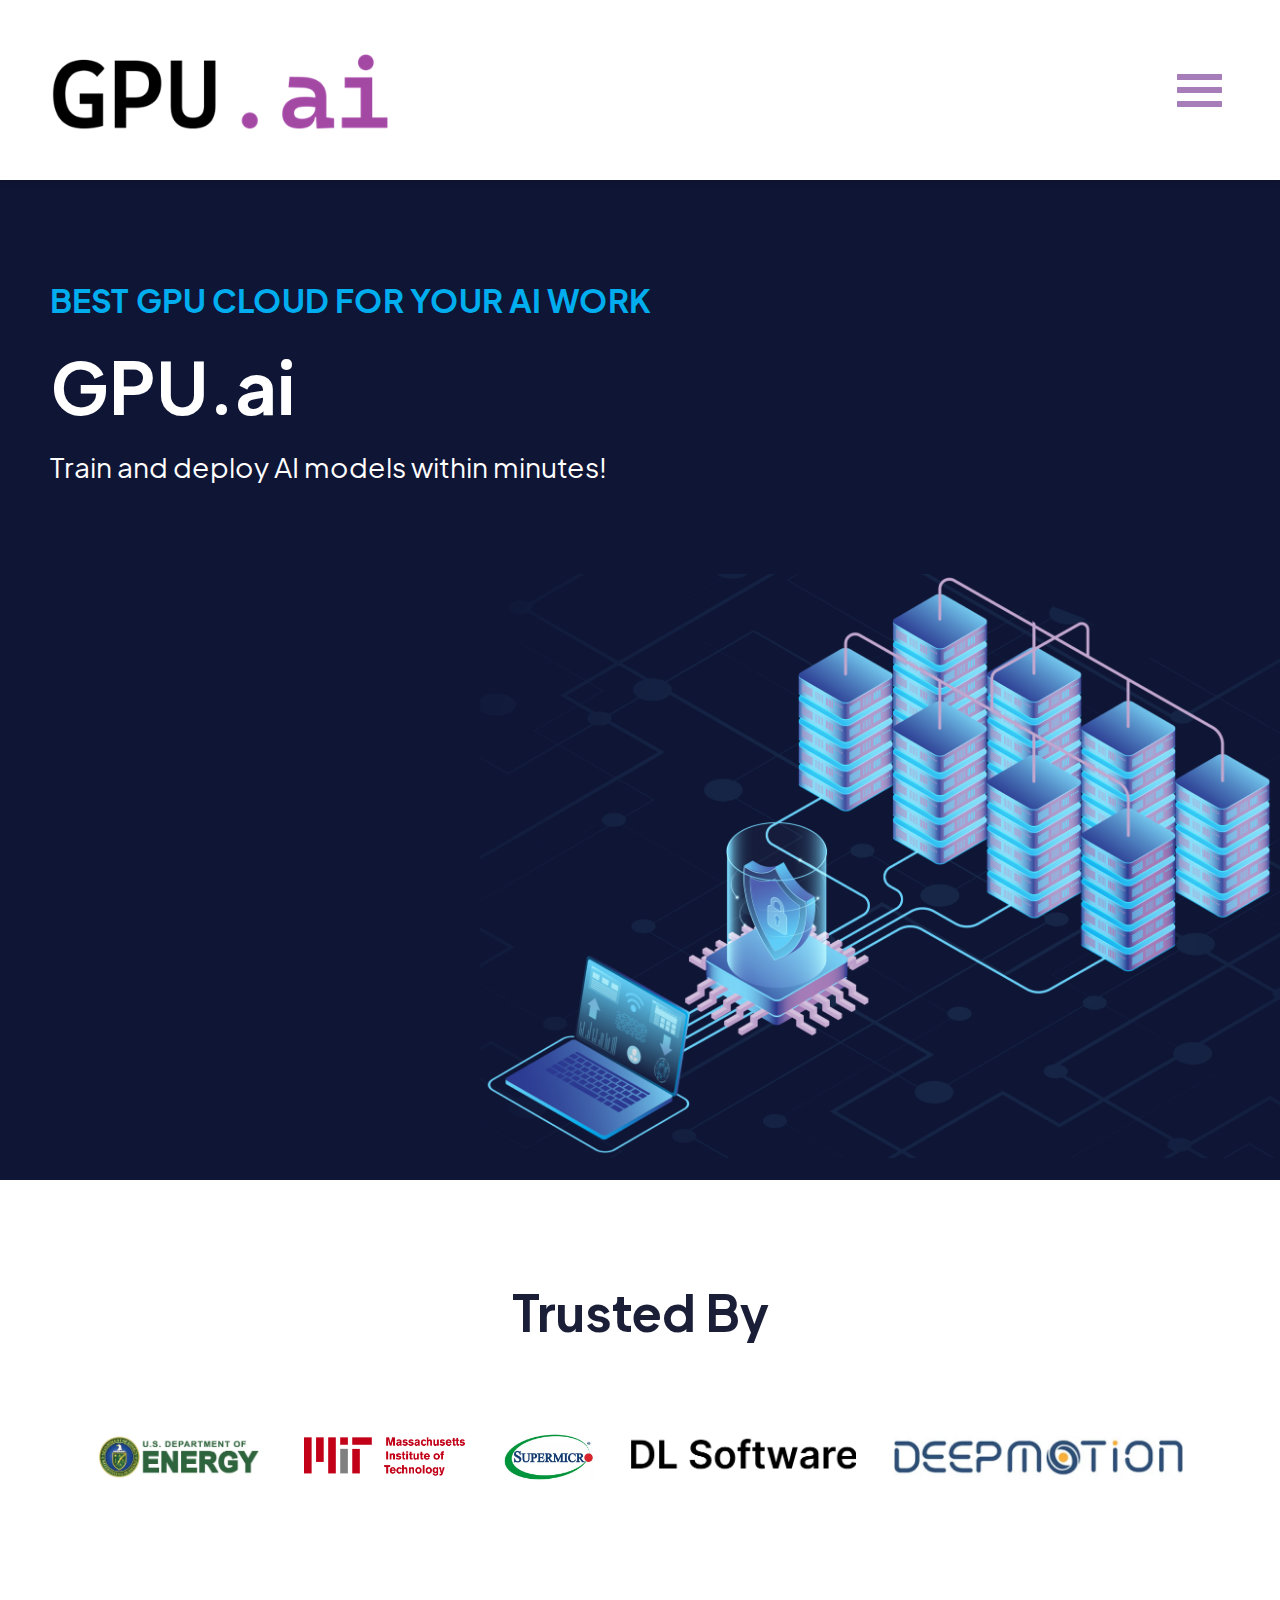
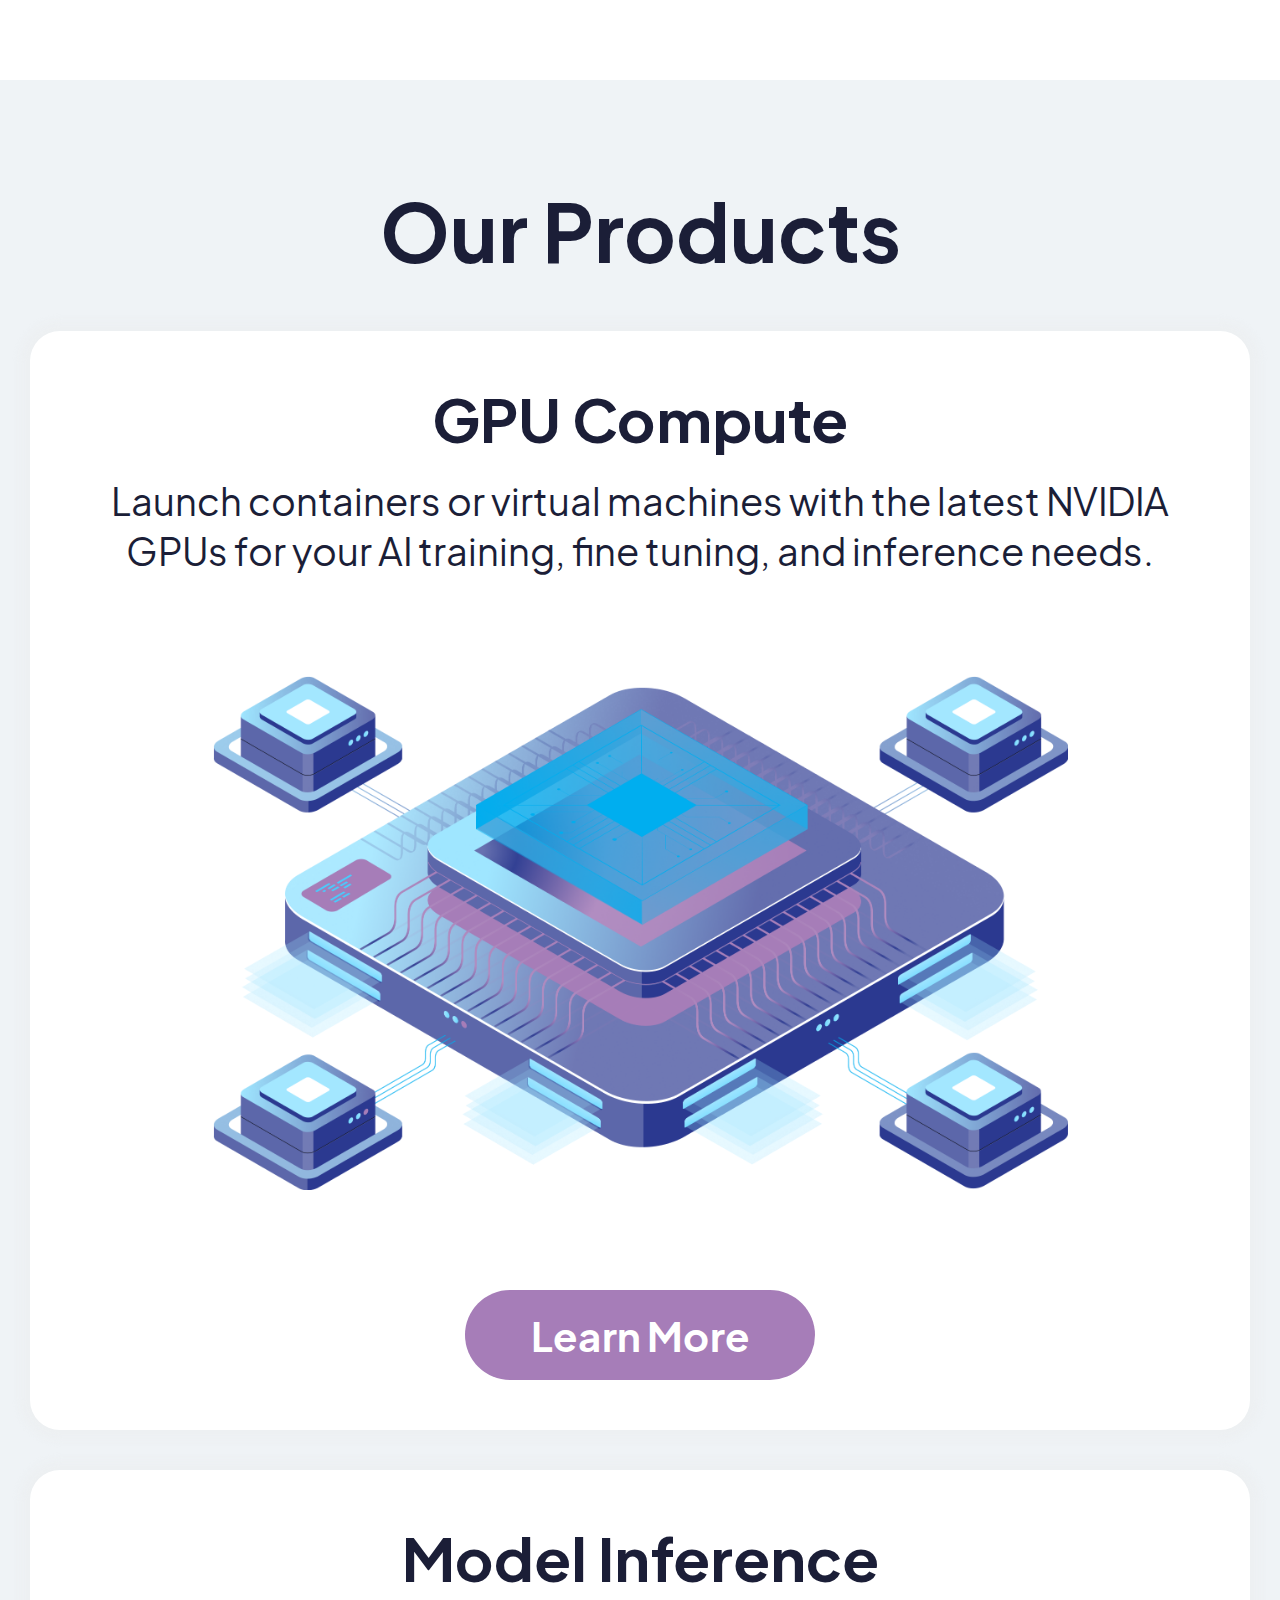
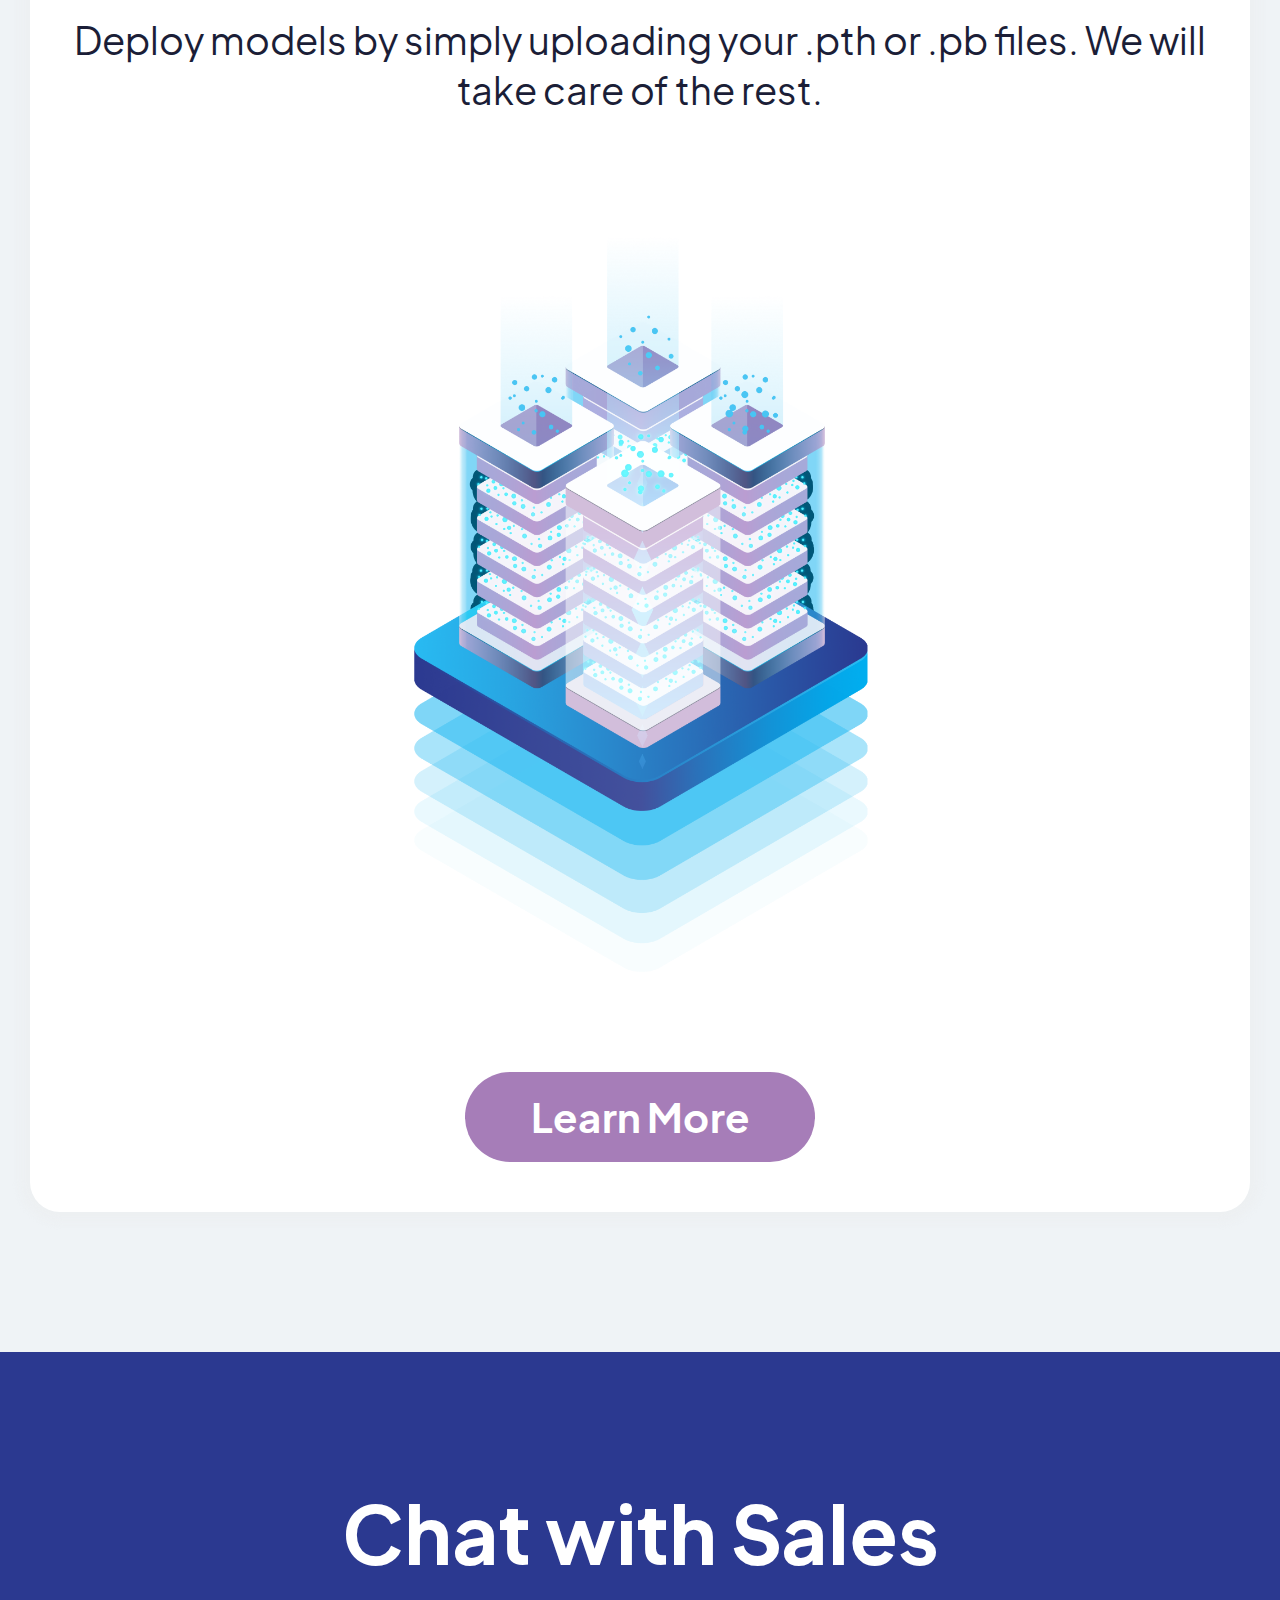
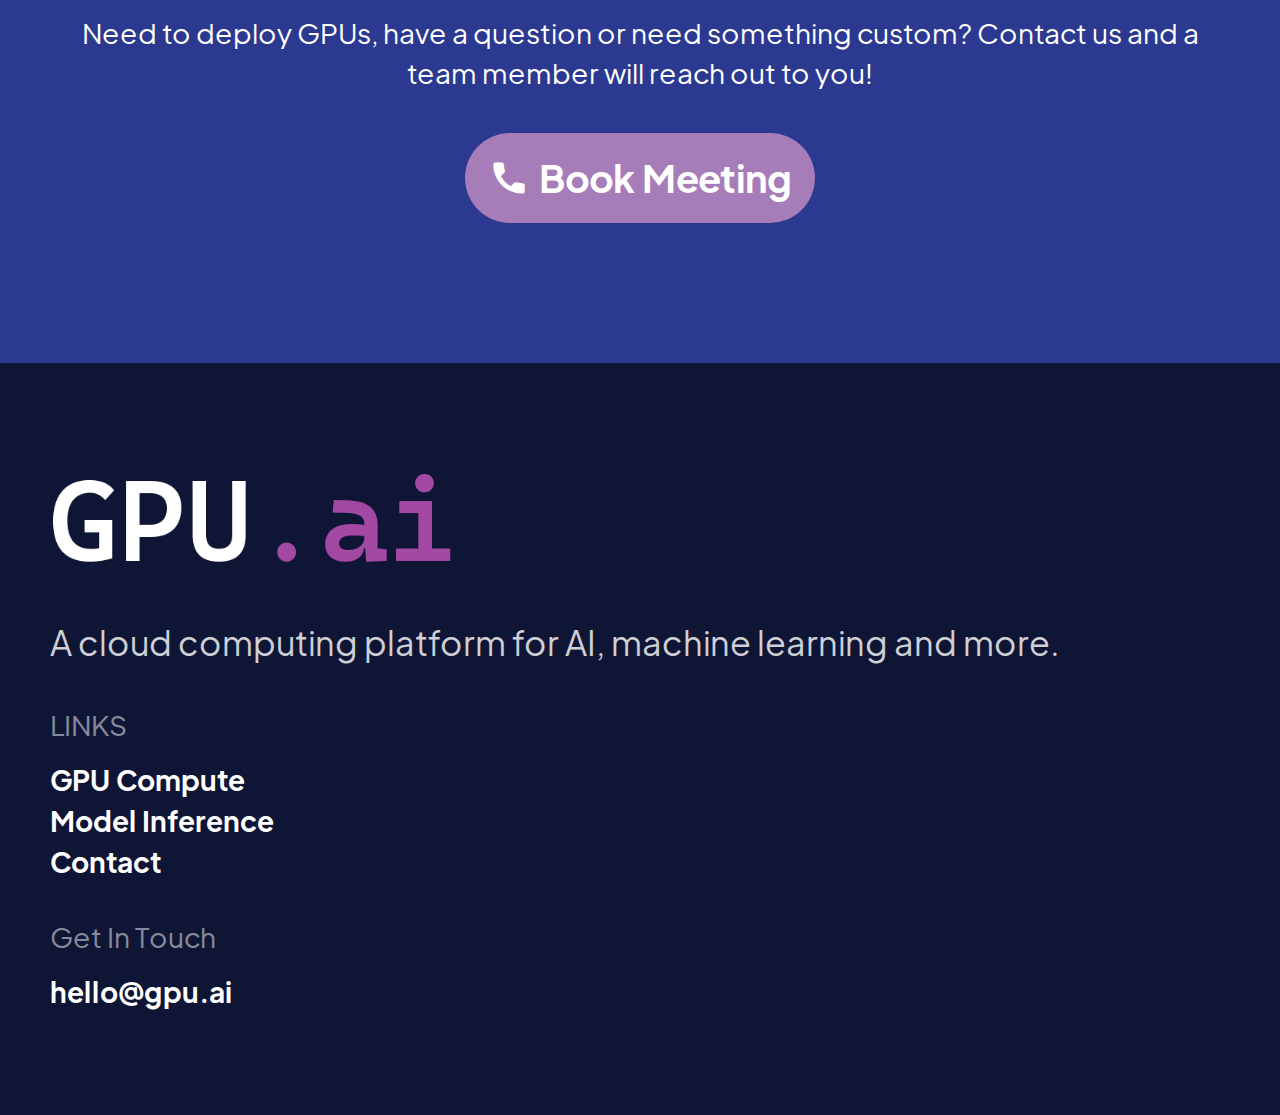
<file: index_mobile.html>
<!DOCTYPE html>
<html lang="en">
<head>
    <meta charset="UTF-8">
    <title>GPU.ai - GPU Cloud for AI</title>
    <meta http-equiv="Content-Type" content="text/html; charset=UTF-8">
    <meta content="telephone=no" name="format-detection">
    <meta name="viewport" content="width=device-width,initial-scale=1.0,minimum-scale=1.0,maximum-scale=1.0,user-scalable=no">
    <meta name="apple-mobile-web-app-capable" content="yes" />
    <meta name="apple-mobile-web-app-status-bar-style" content="black" />
    <link type="text/css" rel="stylesheet" href="css/mstyle.css" >
    <link type="text/css" rel="stylesheet" href="font/iconfont.css">
    <link rel="stylesheet" href="css/font.css">
    <script type="text/javascript" src="js/jquery.min.js"></script>
    <script type="text/javascript" src="js/layout.js"></script>
    <script type="text/javascript" src="js/base.js"></script>
    
    <style>
    body {
        font-family: Eudoxus Sans;
    }
    </style>
</head>
<body>
    <div class="header">
        <div class="top">
            <a class="logo" href="index_mobile.html"><img src="images/logo.png"/></a>
            <div class="menu">
                <span class="iconfont icon-caidan"></span>
                <span class="iconfont icon-guanbi1"></span>
            </div>
        </div>
        <div class="list">
            <div class="list_box">
                <div class="item">
                    <a href="gpu_mobile.html">GPU Compute</a>
                    <a href="model_mobile.html">Model Inference</a>
                </div>
                <a href="contact_mobile.html" class="btn">Deploy Now</a>
            </div>

        </div>
    </div>
    <div class="main">
        <div class="mh-banner">
            <p>Best GPU Cloud for your AI work</p>
            <p>GPU.ai</p>
            <p>Train and deploy AI models within minutes!</p>
            <div class="img"><img src="images/index_pic_1.png"/></div>
        </div>
        <div class="mh-trust">
            <div class="title">Trusted By</div>
            <div class="list">
                <img src="images/index_trust_4.png">
                <img src="images/index_trust_5.png">
                <img src="images/supermicro.jpg">
                <img src="images/index_trust_3.png">
                <img src="images/index_trust_1.png">
            </div>
        </div>
        <div class="mh-product">
            <div class="bg_title">Our Products</div>
            <div class="list">
                <div class="item">
                    <div class="title">GPU Compute</div>
                    <div class="description">Launch containers or virtual machines with the latest NVIDIA GPUs for your AI training, fine tuning, and inference needs.</div>
                    <div class="img">
                        <img src="images/index_product_01.png"/>
                    </div>
                    <a href="gpu_mobile.html" class="more">Learn More</a>
                </div>
                <div class="item">
                    <div class="title">Model Inference</div>
                    <div class="description">Deploy models by simply uploading your .pth or .pb files. We will take care of the rest.</div>
                    <div class="img">
                        <img src="images/index_product_02.png"/>
                    </div>
                    <a class="more" href="model_mobile.html">Learn More</a>
                </div>
            </div>
        </div>
        <div class="mh-chat">
            <div class="t1">Chat with Sales</div>
            <div class="t2">Need to deploy GPUs, have a question or need something custom? Contact us and a team member will reach out to you!</div>
            <a class="button" href="https://calendly.com/gpu-support/15-minute-meeting"><span class="iconfont icon-dianhua"></span>Book Meeting</a>
        </div>
    </div>
    <div class="footer">
        <div class="logo"><img src="images/flogo.png"/></div>
        <div class="description">
            A cloud computing platform for AI, machine learning and more.
        </div>
        <div class="link">
            <p>LINKS</p>
            <a href="gpu_mobile.html">GPU Compute</a>
            <a href="model_mobile.html">Model Inference</a>
            <a href="contact_mobile.html">Contact</a>
        </div>
        <div class="link">
            <p>Get In Touch</p>
            <a href="mailto:hello@gpu.ai">hello@gpu.ai</a>
        </div>
    </div>
</body>
</html>
</file>
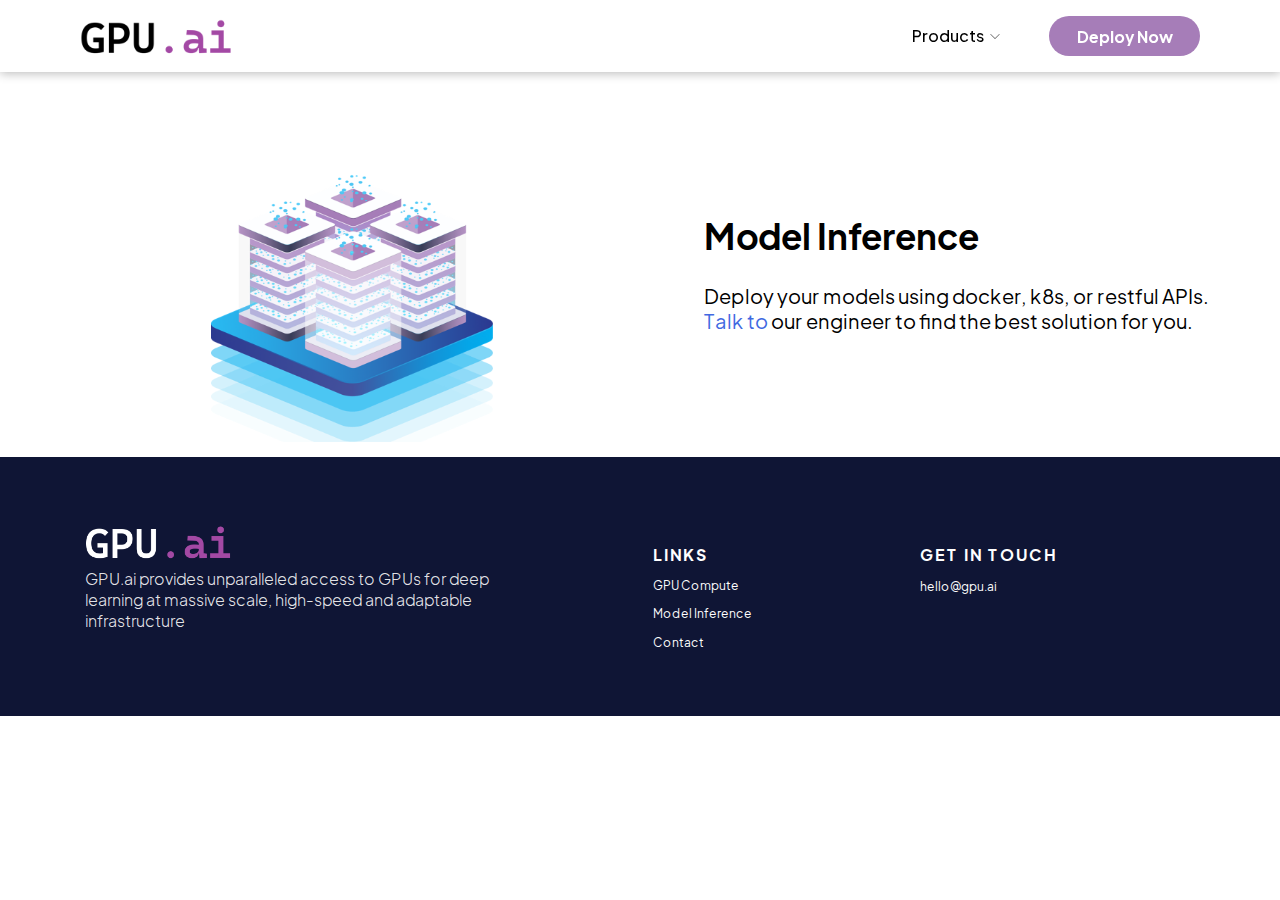
<file: model.html>
<!DOCTYPE html>
<html lang="en">
<head>
    <meta charset="UTF-8">
    <meta name="viewport" content="width=device-width">
    <title>Model Inference - GPU.ai</title>
    <link rel="stylesheet" href="./css/font.css">
        <link rel="stylesheet" href="./css/style.css">
    <script>
        (function(win) {
            var tid;

            function refreshRem() {
                let designSize = 1920; // 设计图尺寸
                let html = document.documentElement;
                let wW = html.clientWidth; // 窗口宽度
                let rem = wW * 100 / designSize;

                document.documentElement.style.fontSize = rem + 'px';
            }

            win.addEventListener('pageshow', function(e) {
                if (e.persisted) {
                    clearTimeout(tid);
                    tid = setTimeout(refreshRem, 300);
                }
            }, false);
            refreshRem();
        })(window);
    </script>
    <style>
        body{
            margin: 0;
            padding: 0;
            font-family: Eudoxus Sans;
        }
        header{
            width: 100%;
            height: 1.08rem;
            display: flex;
            align-items: center;
            justify-content: space-between;
            padding: 0 1.2rem;
            box-sizing: border-box;
            position: fixed;
            top: 0;
            z-index: 2;
            left: 0;
        }
        header .logo{
            display: flex;
        }
        header .logo img{
            height: .6rem;
            width: auto;
        }
        header .nav{
            display: flex;
            height: 100%;
            align-items: center;
        }
        header .nav>ul{
            display: flex;
            height: 100%;
        }
        header .nav>ul>li{
            list-style: none;
            margin-right: .6rem;
            display: flex;
            align-items: center;
            position: relative;
        }
        header .nav>ul>li>a{
            color: #000;
            font-family: Eudoxus Sans;
            font-size: .24rem;
            font-style: normal;
            font-weight: 500;
            text-decoration: none;
            display: flex;
            align-items: center;
            box-sizing: border-box;
            width: 1.6rem;
            height: 0.5rem;
            justify-content: center;
            transition-duration: .3s;
        }
        header .nav>ul>li>a img{
            width: .15rem;
            margin-left: .1rem;
            transition-duration: .3s;
        }
        header .nav>ul>li ul{
            position: absolute;
            border: 1px solid #132DCE;
            top: 100%;
            left: 0%;
            padding: .1rem;
            border-radius: 5px;
            display: none;
            transition-duration: .3s;
        }
        header .nav>ul>li ul li{
            list-style: none;
        }
        header .nav>ul>li ul li a{
            color: #000;
            white-space: nowrap;
            font-family: Eudoxus Sans;
            font-size: .24rem;
            font-style: normal;
            line-height: 2;
            font-weight: 500;
            text-decoration: none;
            display: flex;
            align-items: center;
        }
        header .nav>ul>li:hover ul{
            display: block;
        }
        header .nav>ul>li:hover>a {
            border: 1px solid #132DCE;
            border-radius: 5px;
        }
        header .nav>ul>li:hover>a img{
            transform: rotate(-180deg);
        }
        header .nav>a{
            width: 2.26rem;
            height: .6rem;
            border-radius: .15rem;
            // background: var(--Button---Black, radial-gradient(57.1% 100% at 50% 99%, #2B3990 0%, rgba(43, 57, 144, 0.83) 100%));
            background-color: #A67DB8;
            // box-shadow: 0px 6px 28.1px 0px rgba(9, 9, 9, 0.30);
            outline: none;
            border: none;
            color: #FFF;
            text-decoration: none;
            font-family: Eudoxus Sans;
            font-size: .24rem;
            font-style: normal;
            font-weight: 400;
            display: flex;
            align-items: center;
            justify-content: center;
        }
        header .nav>a img{
            margin-left: .1rem;
            width: .17rem;
            height: auto;
        }

        footer{
            width: 100%;
            background: #0F1535;
            box-sizing: border-box;
            padding: 1rem 1.28rem;
        }
        footer .content{
            display: flex;
            width: 100%;
        }
        footer .content .left{
            width: 50%;
        }
        footer .content .left img{
            width: 2.2rem;
            display: block;
        }
        footer .content .left p{
            color: rgba(255, 255, 255, 0.90);
            font-family: Eudoxus Sans;
            font-size: .24rem;
            font-style: normal;
            font-weight: 300;
            line-height: normal;
            width: 5.47rem;
            margin-top: .12rem;
        }
        footer .content .right{
            width: 50%;
            padding-left: .2rem;
            box-sizing: border-box;
            display: flex;
            padding-top: .3rem;
        }
        footer .content .right .main{
            width: 6.5rem;
            display: flex;
            justify-content: space-between;
        }
        footer .content .right .item h2{
            color: #FFF;
            font-family: Eudoxus Sans;
            font-size: .24rem;
            font-style: normal;
            font-weight: 700;
            letter-spacing: 2px;
            margin: 0;
            text-transform: uppercase;
        }
        footer .content .right .item a{
            margin-top: .2rem;
            text-decoration: none;
            color: #FFF;
            font-family: Eudoxus Sans;
            font-size: .18rem;
            font-style: normal;
            display: block;
            font-weight: 400;
            text-transform: capitalize;
        }
        footer .content .right .item p{
            color: #FFF;
            font-family: Eudoxus Sans;
            font-size: .18rem;
            font-style: normal;
            font-weight: 400;
            line-height: .30rem; /* 171.667% */
            width: 2.5rem;
        }
    </style>
</head>
<body>
<header style="background:white;box-shadow: 0px 1px 10px 0px rgba(9, 9, 9, 0.30);">
    <a href="https://gpu.ai" class="logo">
        <img src="./images/logo.png">
    </a>
    <div class="nav">
        <ul>
            <li>
                <a href="JavaScript:;">
                    Products
                    <img src="./images/arrow.svg">
                </a>
                <ul  style="background:white">
                    <li><a href="gpu.html">GPU Compute</a></li>
                    <li><a href="model.html">Model Inference</a></li>
                </ul>
            </li>
        </ul>
        <a href="contact.html" style="border-radius: 20px;">
            <b>Deploy Now</b>
        </a>
    </div>
</header>

<div style="margin-top:90px;  display : flex; align-items : center;">
    <div style="width:55%;display:inline-block" >
    <img style="width:40%;margin-left:30%" src="./images/im222.png" >
    </div>
    <div style="width:43%;display:inline-block;">
        <div style="font-size:35px"><b>Model Inference</b></div>
        <div style="font-size:20px;margin-top:25px">Deploy your models using docker, k8s, or restful APIs. <br><a href="https://calendly.com/gpu-support/15-minute-meeting" target=”_blank" style="color:RoyalBlue">Talk to</a> our engineer to find the best solution for you.</div>
    </div>
</div>


<footer>
    <div class="content">
        <div class="left">
            <img src="./images/flogo.png">
            <p style="width:80%">GPU.ai provides unparalleled access to GPUs for deep learning at massive scale, high-speed and adaptable infrastructure</p>
        </div>
        <div class="right">
            <div class="main">
                <div class="item">
                    <h2>LINKS</h2>
                    <a href="gpu.html">GPU Compute</a>
                    <a href="model.html">Model Inference</a>
                    <a href="contact.html">Contact</a>
                </div>
                <div class="item">
                    <h2>Get In Touch</h2>
                    <p>hello@gpu.ai</p>
                </div>
            </div>
        </div>
    </div>
</footer>
</body>
</html>
</file>
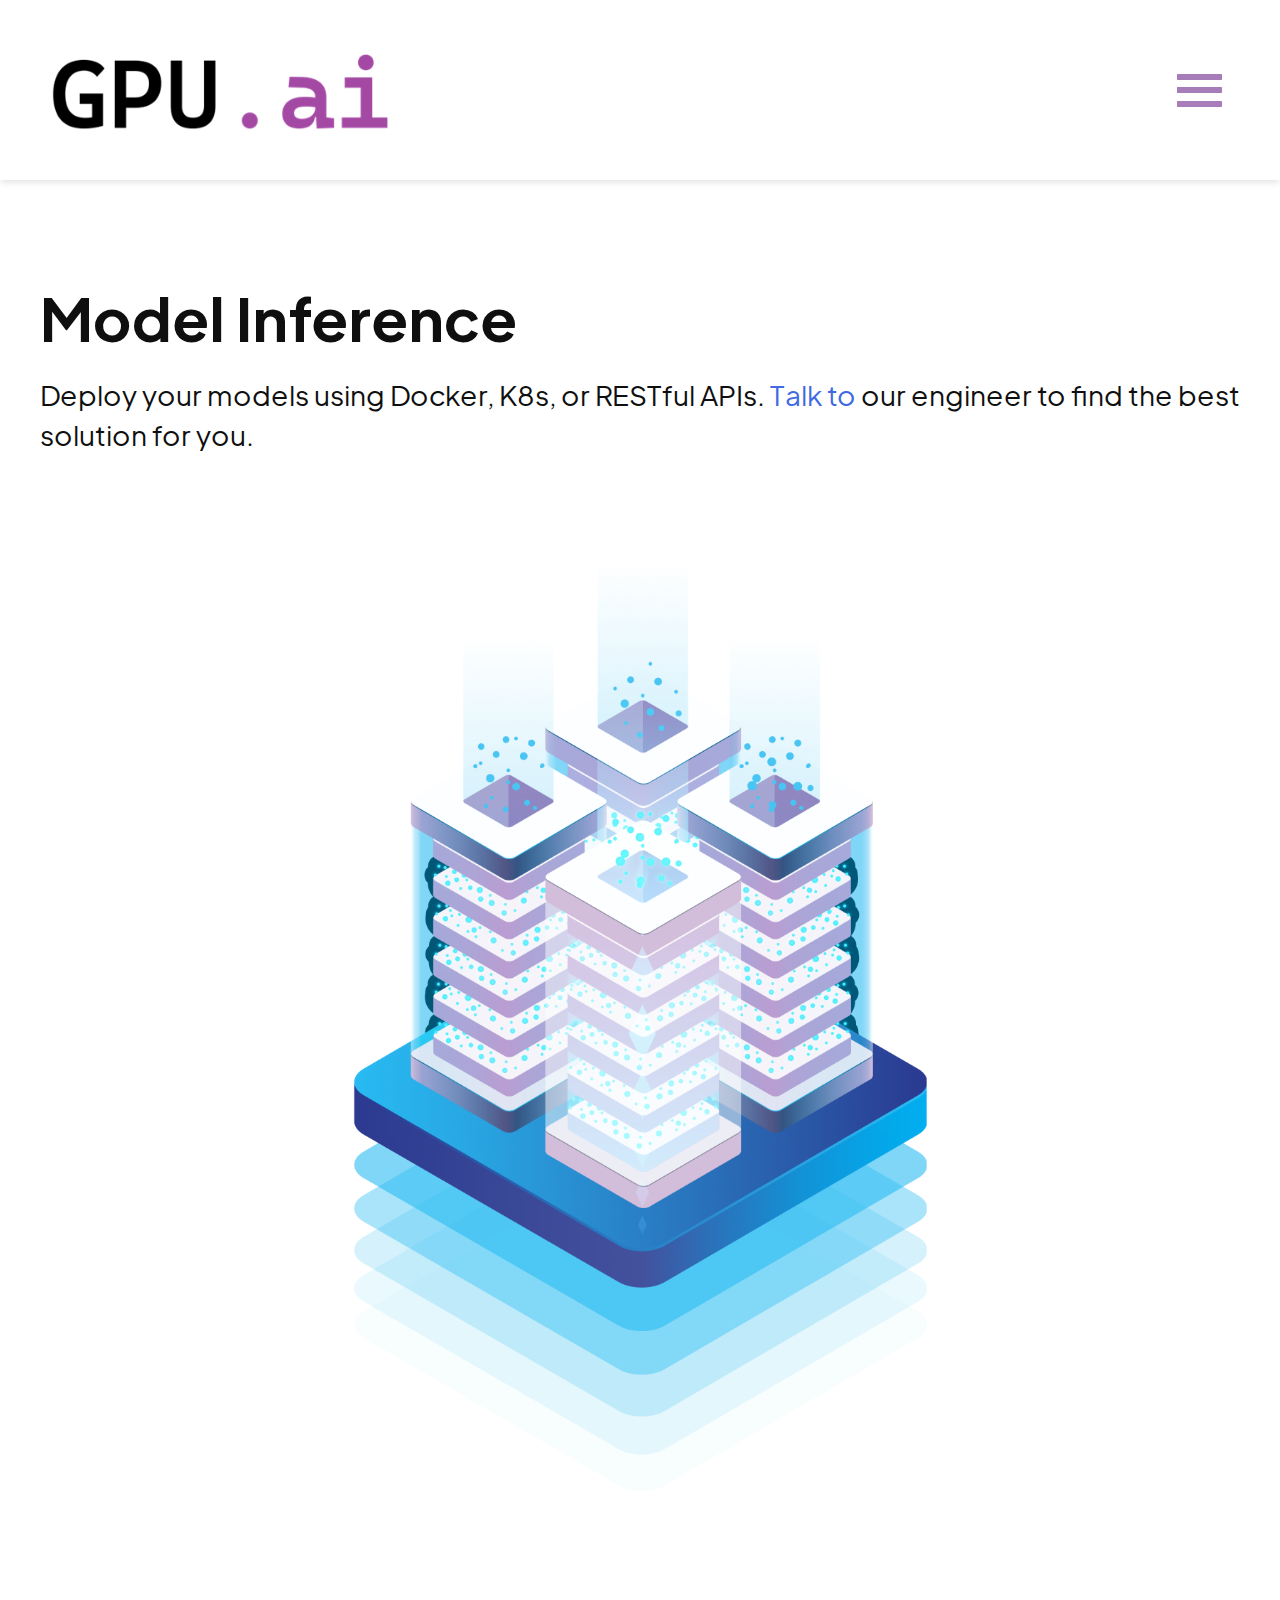
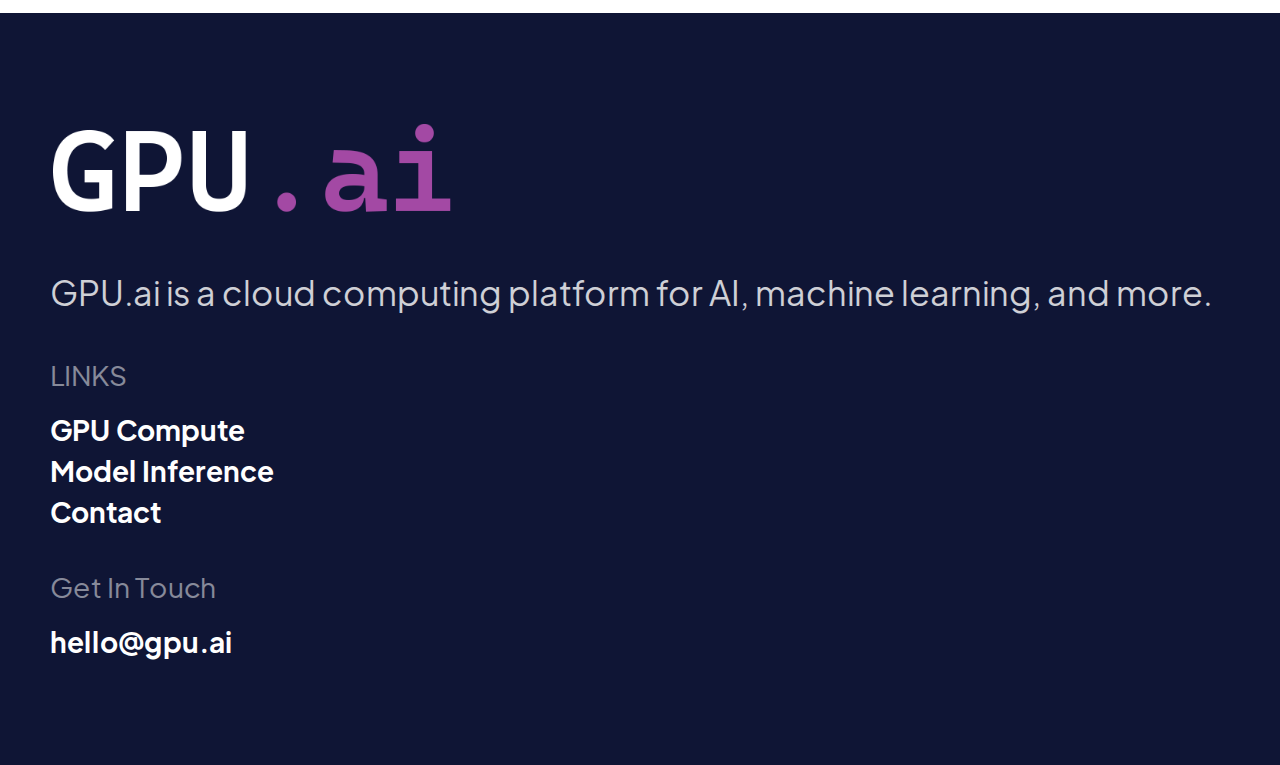
<file: model_mobile.html>
<!DOCTYPE html>
<html lang="en">
<head>
    <meta charset="UTF-8">
    <title>GPU.ai - Model Inference</title>
    <meta http-equiv="Content-Type" content="text/html; charset=UTF-8">
    <meta content="telephone=no" name="format-detection">
    <meta name="viewport" content="width=device-width,initial-scale=1.0,minimum-scale=1.0,maximum-scale=1.0,user-scalable=no">
    <meta name="apple-mobile-web-app-capable" content="yes" />
    <meta name="apple-mobile-web-app-status-bar-style" content="black" />
    <link type="text/css" rel="stylesheet" href="css/mstyle.css" >
    <link type="text/css" rel="stylesheet" href="font/iconfont.css">
    <link rel="stylesheet" href="css/font.css">
    <script type="text/javascript" src="js/jquery.min.js"></script>
    <script type="text/javascript" src="js/layout.js"></script>
    <script type="text/javascript" src="js/base.js"></script>
    
    <style>
    body {
        font-family: Eudoxus Sans;
    }
    </style>
</head>
<body>
<div class="header">
    <div class="top">
        <a class="logo" href="index_mobile.html"><img src="images/logo.png"/></a>
        <div class="menu">
            <span class="iconfont icon-caidan"></span>
            <span class="iconfont icon-guanbi1"></span>
        </div>
    </div>
    <div class="list">
        <div class="list_box">
            <div class="item">
                <a href="gpu_mobile.html">GPU Compute</a>
                <a href="model_mobile.html">Model Inference</a>
            </div>
            <a href="contact_mobile.html" class="btn">Deploy Now</a>
        </div>
    </div>
</div>
<div class="main">
    <div class="model-detail">
        <div class="title">Model Inference</div>
        <div class="description">
            Deploy your models using Docker, K8s, or RESTful APIs. <a href="https://calendly.com/gpu-support/15-minute-meeting" target=”_blank" style="color:RoyalBlue">Talk to</a> our engineer to find the best solution for you.
        </div>
        <div class="img">
            <img src="images/index_product_02.png"/>
        </div>
    </div>

</div>
<div class="footer">
    <div class="logo"><img src="images/flogo.png"/></div>
    <div class="description">
        GPU.ai is a cloud computing platform for AI, machine learning, and more.
    </div>
    <div class="link">
        <p>LINKS</p>
        <a href="gpu_mobile.html">GPU Compute</a>
        <a href="model_mobile.html">Model Inference</a>
        <a href="contact_mobile.html">Contact</a>
    </div>
    <div class="link">
        <p>Get In Touch</p>
        <a href="mailto:hello@gpu.ai">hello@gpu.ai</a>
    </div>
</div>
</body>
</html>
</file>
<file: css/font.css>
@font-face {
    font-family: "Eudoxus Sans";
    src: url("../font/EudoxusSansGX.ttf");
}
</file>
<file: css/style.css>
body{
    margin: 0;
    padding: 0;
}
a{
    text-decoration: none;
}
.header{
    width: 100%;
    height: 120px;
    background-color: #fff;
    position: fixed;
    top: 0;
    display: flex;
    justify-content: space-between;
    padding: 0 100px;
    box-sizing: border-box;
    align-items: center;
    z-index: 99;
}
.header_logo_box{
    height: 60px;
}
.header_logo{
    height: 100%;
}
.header_nav{
    display: flex;
    align-items: center;
}
.header_nav_item{
    width: 120px;
    height: 60px;
    position: relative;
    display: flex;
    align-items: center;
}
.header_nav_item_txt{
    font-size: 18px;
    font-weight: bold;
    color: #0F1535;
    position: relative;
}
.header_nav_item_txt.active::after{
    content: '';
    position: absolute;
    right: -15px;
    top: 5px;
    display: inline-block;
    transform: rotate(314deg);
    height: 0.5rem;
    width: 0.5rem;
    border-width: 0 0 2px 2px;
    border-color: #0F1535;
    border-style: solid;
}
.header_nav_item:hover .header_nav_item_txt.active::after{
    transform: rotate(135deg);
    top: 10px;
}

.sub_nav_box{
    width: 150px;
    position: absolute;
    top: 50px;
    left: -30px;
    display: none;
    transition: 0.5s;
    background-color: #fff;
    z-index: 12;
    padding: 10px;
    box-sizing: border-box;
    border: 1px solid #0F1535;
    border-radius: 20px;
}
.sub_nav_item{
    color: #0F1535;
    line-height: 40px;

}

.header_nav_dep{
    padding: 6px 18px;
    font-size: 18px;
    font-weight: bold;
    color: #fff;
    background-color: #A67DB8;
    border-radius: 20px;
}

.index-banner{
    padding-top: 120px;
    width: 100%;
    background-color: #0F1535;
    position: relative;
    display: flex;
    justify-content: flex-end;
    align-items: center;
}
.index-banner-img{
    width: 50%;
}

.index-banner-content{
    width: 100%;
    height: 200px;
    position: absolute;
    top: 42%;
    left: 0;
    padding: 0 100px;
    box-sizing: border-box;
}
.index-banner-content-t1{
    font-size: 18px;
    color: #00AEEF;
    margin-bottom: 30px;
    font-weight: bold;
}
.index-banner-content-t2{
    font-size: 60px;
    color: #fff;
    font-weight: bold;
    margin-bottom: 30px;
}
.index-banner-content-t3{
    font-size: 16px;
    color: #fff;
    padding-top:40px;
    margin-bottom: 40px;
}
.index-banner-content-t4{
    padding: 6px 18px;
    font-size: 18px;
    font-weight: bold;
    color: #fff;
    background-color: #A67DB8;
    border-radius: 20px;
}

.index-product{
    width: 100%;
    height: auto;
    background-color: #EFF3F6;
    padding: 50px 0 50px 0;
    box-sizing: border-box;
}

.index-product-title{
    width: 100%;
    text-align: center;
    font-size: 30px;
    font-weight: bold;
    color: #0F1535;
    margin-bottom: 30px;
}
.index-product-list{
    width: 100%;
}
.index-product-item{
    width: 40%;
    background-color: #fff;
    border-radius: 20px;
    display: inline-block;
    padding: 20px;
    box-sizing: border-box;
    margin-left: 6%;
}
.index-product-item-title{
    width: 100%;
    text-align: center;
    font-size: 25px;
    color: #0F1535;
    font-weight: bold;
}
.index-product-item-desc{
    width: 100%;
    margin-top:10px;
    height: 70px;
    font-size: 18px;
    text-align: center;
    margin-bottom: 20px;
}
.index-product-item-img{
    width: 100%;
    text-align: center;
    margin: 10px auto;
}
.index-product-item-img img{
    width: 50%;
}
.index-product-item-btn{
    width: 200px;
    height: 40px;
    font-size: 18px;
    font-weight: bold;
    color: #fff;
    background-color: #A67DB8;
    border-radius: 20px;
    display: flex;
    justify-content: center;
    align-items: center;
}
.index-chat{
    width: 100%;
    background: #2B3990;
}

.index-chat-t2{
    width: 100%;
    font-size: 40px;
    color: white;
    font-weight: bold;
    text-align: center;
    padding-top:70px;
}
.index-chat-t3{
    width: 100%;
    font-size: 15px;
    color: white;
    text-align: center;
    padding-bottom:50px;
    padding-top:30px;
}
.index-chat-t4{
    width: 300px;
    height: 50px;
    color: white;
    font-size: 20px;
    font-weight: bold;
    border-radius: 40px;
    background-color: #A67DB8;
    display: flex;
    align-items: center;
    margin: auto;
}
.index-chat-t4 img{
    padding-left:30px;
    padding-right:5px;
    width: 30px;
}

.index-chat-t5{
    width: 100%;
    font-size: 15px;
    color: white;
    text-align: center;
    padding-top:50px;
    padding-bottom:50px;
}

.footer{
    width: 100%;
    height: 380px;
    background-color: #0F1535;
    display: flex;
    justify-content: space-between;
    padding: 100px;
    box-sizing: border-box;
}
.footer_box_1{
    width: 50%;
    height: 100%;
}
.footer_box_1_logo{
    height: 50px;
}
.footer_box_1_logo img{
    height: 100%;
}
.footer_box_1_desc{
    width: 100%;
    font-size: 18px;
    color: white;
    margin: 30px auto;
}
.footer_box_1_copyright{
    width: 100%;
    font-size: 18px;
    color: white;
}
.footer_box_2{
    width: 18%;
    height: 100%;
}
.footer_box_2_title{
    width: 100%;
    font-size: 16px;
    color: #FFFFFF;
    opacity: 0.5;
    font-weight: bold;
}
.footer_box_2_a{
    display: block;
    width: 100%;
    font-size: 16px;
    color: #FFFFFF;
    font-weight: bold;
    margin-top: 10px;
}

.public_top_height{
    height: 120px;
    width: 100%;
}
</file>
<file: css/mstyle.css>
*{
    margin: 0;
    padding: 0;
}
a{text-decoration: none}


.header{
    width: 100%;
    background-color: #fff;
    position: fixed;
    top: 0;
    z-index: 12;
    box-shadow: 0px 4px 6px -1px #0000001A;
}
.header .top{
    width: 100%;
    height: 1.8rem;
    display: flex;
    justify-content: space-between;
    align-items: center;
    padding: 0 0.5rem;
    box-sizing: border-box;
}
.header .top .logo{
    height: 100%;
    display: flex;
    align-items: center;
}
.header .top .logo img{
    height: 50%;
}
.header .top .menu{
    display: flex;
    align-items: center;
}
.header .top .menu span{
    font-size: 0.6rem;
    color: #A67DB8;
}
.header .top .menu .icon-caidan{
    /*display: none;*/
}
.header .top .menu .icon-guanbi1{
    display: none;
    font-size: 0.5rem;
}
.header .list{
    width: 100%;
    height: 100vh;
    background-color: rgba(15, 21, 53, 0.72);
    position: absolute;
    top: 1.8rem;
    display: none;
}
.header .list .list_box{
    width: 100%;
    background-color: #fff;
    position: relative;
    top: -0.05rem;
    padding: 0.3rem 0;
    box-sizing: border-box;
}
.header .list .list_box .item{
    width: 100%;
    height: auto;
    margin-bottom: 0.5rem;
}
.header .list .list_box .item a{
    width: 100%;
    text-align: center;
    font-size: 0.3rem;
    display: block;
    color: #0F1535;
    font-weight: 400;
    margin: 0.3rem auto;
}

.header .list .list_box .btn{
    width: 90%;
    height: 0.8rem;
    display: flex;
    justify-content: center;
    align-items: center;
    font-size: 0.32rem;
    color: #fff;
    font-weight: 700;
    border-radius: 0.5rem;
    background-color: #A67DB8;
    margin: auto;
}

.main{
    width: 100%;
    padding-top: 1.8rem;
    min-height: 40vh;
}
.mh-banner{
    width: 100%;
    height: 10rem;
    background-color: #0F1535;
    position: relative;
    padding: 1rem 0.5rem;
    box-sizing: border-box;
    overflow: hidden;
}
.mh-banner p{
    display: block;
    width: 100%;

}
.mh-banner p:first-child{
    font-size: 0.32rem;
    color: #00AEEF;
    font-weight: bold;
    text-transform: uppercase;
}
.mh-banner p:nth-child(2){
    font-size: 0.72rem;
    color: #fff;
    font-weight: bold;
    margin-top: 0.2rem;
}
.mh-banner p:nth-child(3){
    font-size: 0.28rem;
    color: #fff;
    margin-top: 0.18rem;
}
.mh-banner .button{
    width: 2.8rem;
    height: 0.7rem;
    border-radius: 0.5rem;
    display: flex;
    justify-content: center;
    align-items: center;
    font-size: 0.3rem;
    font-weight: bold;
    color: #fff;
    background-color: #A67DB8;
    margin-top: 0.2rem;
}
.mh-banner .img{
    position: absolute;
    right: 0;
    bottom: 0;
}
.mh-banner .img img{
    width: 8rem;
    height: auto;
}

.mh-trust{
    width: 100%;
    height: 5rem;
    background-color: #fff;
    padding: 1rem 0.3rem 0.5rem;
    box-sizing: border-box;
}
.mh-trust .title{
    width: 100%;
    font-size: 0.5rem;
    color: #1B1E37;
    font-weight: bold;
    text-align: center;
}

.mh-trust .list{
    width: 100%;
    display: flex;
    flex-wrap: wrap;
    justify-content: center;
    margin-top: 0.6rem;

}
.mh-trust .list img{
    height: 0.5rem;
    margin: 0.28rem 0.18rem;
}
.mh-product{
    width: 100%;
    padding: 1rem 0.3rem;
    background-color: #EFF3F6;
    box-sizing: border-box;
}
.mh-product .bg_title{
    width: 100%;
    font-size: 0.8rem;
    color: #1B1E37;
    font-weight: bold;
    text-align: center;
}
.mh-product .list{
    width: 100%;
    margin-top: 0.5rem;
}
.mh-product .list .item{
    width: 100%;
    background-color: #fff;
    border-radius: 0.3rem;
    padding: 0.5rem 0.4rem;
    box-sizing: border-box;
    margin-bottom: 0.4rem;
    box-shadow: 0 0 0.1rem 0.1rem #e9e9e947;
}
.mh-product .list .item .title{
    width: 100%;
    font-size: 0.6rem;
    font-weight: bold;
    color: #1B1E37;
    text-align: center;
}
.mh-product .list .item .description{
    width: 100%;
    text-align: center;
    font-size: 0.38rem;
    line-height: 0.5rem;
    color: #1B1E37;
    margin-top: 0.2rem;
}
.mh-product .list .item .img{
    width: 100%;
    display: flex;
    justify-content: center;
    margin: 1rem auto;
}
.mh-product .list .item .img img{
    max-width: 75%;
}
.mh-product .list .item .more{
    width: 3.5rem;
    height: 0.9rem;
    border-radius: 0.5rem;
    background-color: #A67DB8;
    color: #fff;
    font-size: 0.4rem;
    display: flex;
    justify-content: center;
    align-items: center;
    margin: auto;
    font-weight: bold;
}
.mh-chat{
    width: 100%;
    padding: 1rem 0.5rem;
    box-sizing: border-box;
    background-color: #2B3990;

}
.mh-chat .tips{
    width: 4.7rem;
    height: 0.6rem;
    border-radius: 0.5rem;
    background-color: #56519E;
    color: #fff;
    font-size: 0.28rem;
    display: flex;
    justify-content: center;
    align-items: center;
    margin: auto;
}
.mh-chat .tips .iconfont{
    font-size: 0.3rem;
    margin-right: 0.1rem;
}
.mh-chat .t1{
    width: 100%;
    font-size: 0.8rem;
    color: #fff;
    font-weight: bold;
    text-align: center;
    margin-top: 0.3rem;
}
.mh-chat .t2{
    width: 100%;
    font-size: 0.28rem;
    color: #fff;
    text-align: center;
    margin-top: 0.3rem;
    line-height: 0.4rem;
    padding: 0 0.3rem;
    box-sizing: border-box;
}
.mh-chat .button{
    width: 3.5rem;
    height: 0.9rem;
    border-radius: 0.5rem;
    background-color: #A67DB8;
    color: #fff;
    font-size: 0.38rem;
    display: flex;
    justify-content: center;
    align-items: center;
    margin: 0.4rem auto;
    font-weight: bold;
}
.mh-chat .button .iconfont{
    font-size: 0.4rem;
    margin-right: 0.1rem;
}
.footer{
    width: 100%;
    padding: 1rem 0.5rem;
    box-sizing: border-box;
    background-color: #0F1535;
}
.footer .logo{
    width: 100%;
}
.footer .logo img{
    height: 1rem;
}
.footer .description{
    width: 100%;
    font-size: 0.34rem;
    color: #fff;
    opacity: 0.8;
    line-height: 0.48rem;
    margin-top: 0.3rem;
}
.footer .link{
    width: 100%;
    margin-top: 0.4rem;
}
.footer .link p{
    font-size: 0.28rem;
    color: #fff;
    opacity: 0.5;
    margin-bottom: 0.2rem;
}
.footer .link a{
    font-size: 0.28rem;
    color: #fff;
    display: block;
    width: 100%;
    font-weight: bold;
    margin-bottom: 0.06rem;
}

/*Model */
.model-detail{
    width: 100%;
    padding: 1rem 0.4rem;
    box-sizing: border-box;
    background-color: #fff;
}
.model-detail .title{
    width: 100%;
    font-size: 0.6rem;
    color: #0F0F0F;
    font-weight: bold;
}
.model-detail .description{
    width: 100%;
    font-size: 0.28rem;
    color: #0F0F0F;
    line-height: 0.4rem;
    margin-top: 0.2rem;
}
.model-detail .more{
    width: 3rem;
    height: 0.8rem;
    border-radius: 0.5rem;
    background-color: #A67DB8;
    color: #fff;
    font-size: 0.38rem;
    display: flex;
    justify-content: center;
    align-items: center;
    font-weight: bold;
    margin-top: 0.5rem;
}
.model-detail .img{
    width: 100%;
    text-align: center;
    margin-top: 0.8rem;
}
.model-detail .img img{
    max-width: 90%;
}

/*GPU */
.gpu-detail{
    width: 100%;
    padding: 1rem 0.4rem;
    box-sizing: border-box;
    background-color: #fff;
}
.gpu-detail .title{
    width: 100%;
    font-size: 0.6rem;
    color: #0F0F0F;
    font-weight: bold;
}
.gpu-detail .description{
    width: 100%;
    font-size: 0.28rem;
    color: #0F0F0F;
    line-height: 0.4rem;
    margin-top: 0.2rem;
}
.gpu-detail .more{
    width: 3rem;
    height: 0.8rem;
    border-radius: 0.5rem;
    background-color: #A67DB8;
    color: #fff;
    font-size: 0.38rem;
    display: flex;
    justify-content: center;
    align-items: center;
    font-weight: bold;
    margin-top: 0.5rem;
}
.gpu-detail .p_img{
    width: 100%;
    text-align: center;
    margin-top: 0.8rem;
}
.gpu-detail .p_img img{
    max-width: 90%;
}
.gpu-detail .frameworks{
    width: 100%;
    padding: 2rem 0 0;
}
.gpu-detail .frameworks .t{
    width: 100%;
    font-size: 0.44rem;
    color: #0F0F0F;
    font-weight: bold;
    text-align: center;
}
.gpu-detail .frameworks .list{
    width: 100%;
    display: flex;
    justify-content: center;
    flex-wrap: wrap;
    margin-top: 0.8rem;
}
.gpu-detail .frameworks .list img{
    height: 1rem;
    margin: 0.2rem 0.1rem;
}

.gpu-available{
    width: 100%;
    background-color: #EFF3F6;
    padding: 1.5rem 0.3rem;
    box-sizing: border-box;
}
.gpu-available .t{
    width: 100%;
    font-size: 0.6rem;
    font-weight: bold;
    text-align: center;
}
.gpu-available .table_box{
    width: 90%;
    margin: 0.5rem auto;
    border-radius: 0.3rem;
    background-color: #fff;
    overflow: hidden;
}
.gpu-available .table_box_head{
    width: 100%;
    height: 1.8rem;
    background-color: #2B3990;
    display: flex;
    justify-content: space-between;
    padding: 0 0.3rem;
    box-sizing: border-box;
}
.gpu-available .table_box_head .l{
    width: 2rem;
    height: 100%;
    display: flex;
    justify-content: center;
    align-items: center;
    font-size: 0.28rem;
    color: #fff;
    font-weight: 400;
}
.gpu-available .table_box_head .r{
    width: 2.3rem;
    height: 100%;
    display: flex;
    flex-wrap: wrap;
    justify-content: space-between;
    align-content: center;
}
.gpu-available .table_box_head .r label{
    font-size: 0.28rem;
    color: #fff;
    font-weight: 400;
    width: 1rem;
    height: 0.5rem;
    display: flex;
    justify-content: center;
    align-items: center;
}
.gpu-available .table_box_body{
    width: 100%;
    display: flex;
    justify-content: space-between;
    height: 3rem;
    padding: 0.5rem 0.2rem;
    box-sizing: border-box;
}
.gpu-available .table_box_body .t1{
    width: 2rem;
    height: 100%;
    display: flex;
    align-content: space-between;
    flex-wrap: wrap;
}
.gpu-available .table_box_body .t1 p{
    width: 100%;
    font-size: 0.24rem;
}
.gpu-available .table_box_body .t1 p:first-child{
    font-weight: bold;
    color: #2B3990;
}
.gpu-available .table_box_body .t2{
    width: 2rem;
    display: flex;
    align-content: space-around;
    flex-wrap: wrap;
    height: 100%;
}
.gpu-available .table_box_body .t2 p{
    width: 100%;
    font-size: 0.24rem;
    text-align: center;
}
.gpu-available .table_box_body .t3{
    width: 1rem;
    display: flex;
    align-content: space-around;
    flex-wrap: wrap;
    height: 100%;
}
.gpu-available .table_box_body .t3 p{
    width: 100%;
    font-size: 0.24rem;
    text-align: center;
    font-weight: bold;
}
.gpu-available .need{
    width: 100%;
    font-size: 0.5rem;
    text-align: center;
}
.gpu-available .button{
    width: 4rem;
    height: 0.9rem;
    border-radius: 0.5rem;
    background-color: #A67DB8;
    color: #fff;
    font-size: 0.38rem;
    display: flex;
    justify-content: center;
    align-items: center;
    margin: 0.4rem auto;
    font-weight: bold;
}
.gpu-available .button .iconfont{
    font-size: 0.4rem;
    margin-right: 0.1rem;
}
.gpu-trust{
    width: 100%;
    padding: 1.6rem 0.3rem;
    background-color: #fff;
    box-sizing: border-box;
}
.gpu-trust .t1{
    width: 100%;
    text-align: center;
    font-size: 0.66rem;
    font-weight: bold;
    color: #1A1D35;
    margin-bottom: 0.5rem;
}
.gpu-trust .t2{
    width: 100%;
    text-align: left;
    font-size: 0.36rem;
    color: #1A1D35;
    margin-bottom: 0.18rem;
}
.gpu-trust .t3{
    width: 100%;
    text-align: left;
    font-size: 0.26rem;
    color: #1B1E37E5;
    padding: 0 0.5rem;
    box-sizing: border-box;
    position: relative;
    line-height: 0.4rem;
    margin-bottom: 0.3rem;
}
.gpu-trust .t3::before{
    content: '';
    position: absolute;
    left: 0.26rem;
    top: 0.1rem;
    width: 0.16rem;
    height: 0.16rem;
    background-color: #2B3990;
    border-radius: 0.1rem;
}
.gpu-trust .t4{
    width: 100%;
    text-align: center;
    font-size: 0.32rem;
    color: #1B1E37E5;
    line-height: 0.4rem;
    margin-top: 0.5rem;
    padding: 0 1rem;
    box-sizing: border-box;
}
.gpu-trust .zz{
    width: 100%;
    display: flex;
    justify-content: space-between;
    padding: 0.5rem 0.3rem;
    box-sizing: border-box;
}
.gpu-trust .zz .z1{
    width: 1.5rem;
    display: flex;
    flex-wrap: wrap;
    justify-content: center;
    align-content: flex-end;
}
.gpu-trust .zz .z1 p{
    font-size: 0.34rem;
    font-weight: bold;
    color: #1A1D35;
    display: block;
    width: 100%;
    text-align: center;
    margin: 0.1rem auto;
}
.gpu-trust .zz .z1 label{
    display: block;
    width: 100%;
    height: 1.5rem;
    border-radius: 0.2rem;
    background-color: #A67DB8;
}

.gpu-trust .zz .z2{
    width: 1.5rem;
    display: flex;
    flex-wrap: wrap;
    justify-content: center;
    align-content: flex-end;
}
.gpu-trust .zz .z2 p{
    font-size: 0.34rem;
    color: #1A1D35;
    display: block;
    width: 100%;
    text-align: center;
    margin: 0.1rem auto;
}
.gpu-trust .zz .z2 label{
    display: block;
    width: 100%;
    height: 3rem;
    border-radius: 0.2rem;
    background-color: #F7F7F7;
    border: 1px solid #95959599;
}

.gpu-trust .zz .z3{
    width: 1.5rem;
    display: flex;
    flex-wrap: wrap;
    justify-content: center;
    align-content: flex-end;
}
.gpu-trust .zz .z3 p{
    font-size: 0.34rem;
    color: #1A1D35;
    display: block;
    width: 100%;
    text-align: center;
    margin: 0.1rem auto;
}
.gpu-trust .zz .z3 label{
    display: block;
    width: 100%;
    height: 6rem;
    border-radius: 0.2rem;
    background-color: #F7F7F7;
    border: 1px solid #95959599;
}
.contact_box{
    width: 100%;
    background-color: #F7F7F7;
    padding: 2rem 0.3rem;
    box-sizing: border-box;
}
.contact_box .t1{
    width: 100%;
    text-align: center;
    font-size: 0.7rem;
    font-weight: bold;
    color: #1B1E37;
    padding: 0 0.4rem;
    box-sizing: border-box;
}
.contact_box .email{
    width: 100%;
    font-size: 0.38rem;
    display: flex;
    justify-content: center;
    align-items: center;
    color: #1B1E37;
    margin-top: 0.16rem;
    font-weight: 100;
}
.contact_box .email .iconfont{
    font-size: 0.48rem;
    color: #A67DB8;
    margin-right: 0.1rem;
}
.contact_box .call{
    width: 4rem;
    height: 0.9rem;
    border-radius: 0.5rem;
    background-color: #A67DB8;
    color: #fff;
    font-size: 0.38rem;
    display: flex;
    justify-content: center;
    align-items: center;
    margin: 0.4rem auto;
    font-weight: bold;
}
.contact_box .call .iconfont{
    font-size: 0.4rem;
    margin-right: 0.1rem;
}
.contact_box .form{
    width: 100%;
    background-color: #fff;
    border-radius: 0.3rem;
    padding: 0.6rem 0.3rem;
    box-sizing: border-box;
    box-shadow: 0px 4px 6px -4px #0000001A;
    margin-top: 0.8rem;
}
.contact_box .form .input{
    width: 100%;
    height: 0.8rem;
    display: flex;
    align-items: center;
    border-radius: 0.2rem;
    border: 1px solid #A67DB8;
    margin-bottom: 0.3rem;
    overflow: hidden;
    padding: 0.1rem 0.1rem;
    box-sizing: border-box;
}
.contact_box .form .input input{
    width: 100%;
    height: 100%;
    border: none;
    font-size: 0.28rem;
}
.contact_box .form .input input:focus{
    border: none;
    outline: none;
}
.contact_box .form textarea{
    width: 100%;
    height: 2.5rem;
    border-radius: 0.2rem;
    border: 1px solid #A67DB8;
    padding: 0.1rem 0.2rem;
    box-sizing: border-box;
    font-size: 0.28rem;
}
.contact_box .form textarea:focus{
    outline: none;
}
.contact_box .form button{
    width: 100%;
    height: 0.9rem;
    display: flex;
    justify-content: center;
    align-items: center;
    font-size: 0.4rem;
    font-weight: bold;
    color: #fff;
    border-radius: 0.5rem;
    background-color: #A67DB8;
    margin: auto;
    border: none;
}
</file>
<file: font/iconfont.css>
@font-face {
  font-family: "iconfont"; /* Project id 4498202 */
  src: url('iconfont.woff2?t=1712642496360') format('woff2'),
       url('iconfont.woff?t=1712642496360') format('woff'),
       url('iconfont.ttf?t=1712642496360') format('truetype');
}

.iconfont {
  font-family: "iconfont" !important;
  font-size: 16px;
  font-style: normal;
  -webkit-font-smoothing: antialiased;
  -moz-osx-font-smoothing: grayscale;
}

.icon-youxiang:before {
  content: "\e65e";
}

.icon-xiangxiajiantou:before {
  content: "\e63f";
}

.icon-guanbi1:before {
  content: "\e654";
}

.icon-dianhua:before {
  content: "\e8bd";
}

.icon-shijian:before {
  content: "\e606";
}

.icon-caidan:before {
  content: "\e653";
}

.icon-guanbi:before {
  content: "\e61e";
}
</file>
<file: css/gpu_style.css>
body{
            margin: 0;
            padding: 0;
            font-family: Eudoxus Sans;
        }
        header{
            width: 100%;
            height: 1.08rem;
            display: flex;
            align-items: center;
            justify-content: space-between;
            padding: 0 1.2rem;
            box-sizing: border-box;
            position: fixed;
            top: 0;
            z-index: 2;
            left: 0;
        }
        header .logo{
            display: flex;
        }
        header .logo img{
            height: .6rem;
            width: auto;
        }
        header .nav{
            display: flex;
            height: 100%;
            align-items: center;
        }
        header .nav>ul{
            display: flex;
            height: 100%;
        }
        header .nav>ul>li{
            list-style: none;
            margin-right: .6rem;
            display: flex;
            align-items: center;
            position: relative;
        }
        header .nav>ul>li>a{
            color: #000;
            font-family: Eudoxus Sans;
            font-size: .24rem;
            font-style: normal;
            font-weight: 500;
            text-decoration: none;
            display: flex;
            align-items: center;
            box-sizing: border-box;
            width: 1.6rem;
            height: 0.5rem;
            justify-content: center;
            transition-duration: .3s;
        }
        header .nav>ul>li>a img{
            width: .15rem;
            margin-left: .1rem;
            transition-duration: .3s;
        }
        header .nav>ul>li ul{
            position: absolute;
            border: 1px solid #132DCE;
            top: 100%;
            left: 0%;
            padding: .1rem;
            border-radius: 5px;
            display: none;
            transition-duration: .3s;
        }
        header .nav>ul>li ul li{
            list-style: none;
        }
        header .nav>ul>li ul li a{
            color: #000;
            white-space: nowrap;
            font-family: Eudoxus Sans;
            font-size: .24rem;
            font-style: normal;
            line-height: 2;
            font-weight: 500;
            text-decoration: none;
            display: flex;
            align-items: center;
        }
        header .nav>ul>li:hover ul{
            display: block;
        }
        header .nav>ul>li:hover>a {
            border: 1px solid #132DCE;
            border-radius: 5px;
        }
        header .nav>ul>li:hover>a img{
            transform: rotate(-180deg);
        }
        header .nav>a{
            width: 2.26rem;
            height: .6rem;
            border-radius: .15rem;
            // background: var(--Button---Black, radial-gradient(57.1% 100% at 50% 99%, #2B3990 0%, rgba(43, 57, 144, 0.83) 100%));
            background-color: #A67DB8;
            // box-shadow: 0px 6px 28.1px 0px rgba(9, 9, 9, 0.30);
            outline: none;
            border: none;
            color: #FFF;
            text-decoration: none;
            font-family: Eudoxus Sans;
            font-size: .24rem;
            font-style: normal;
            font-weight: 400;
            display: flex;
            align-items: center;
            justify-content: center;
        }
        header .nav>a img{
            margin-left: .1rem;
            width: .17rem;
            height: auto;
        }
        .cpu-banner{
            width: 100%;
            height: 6.1rem;
            margin-top: 1.08rem;
            position: relative;
        }
        .cpu-banner .left{
            position: absolute;
            width: 6.8rem;
            height: auto;
            top: 1rem;
            left: 2.1rem;
        }
        .cpu-banner .content{
            left: 10.5rem;
            position: absolute;
            top: 50%;
            transform: translateY(-50%);
        }
        .cpu-banner .content img{
            width: 3.9rem;
            height: auto;
            display: block;
        }
        .cpu-banner .content p{
            color: rgba(0, 0, 0, 0.90);
            font-family: Eudoxus Sans;
            font-size: .30rem;
            font-style: normal;
            font-weight: 400;
            line-height: normal;
            letter-spacing: -0.6px;
        }

        .cpu-model-1{
            width: 16.71rem;
            margin: 1.07rem auto 1.04rem;
        }
        .gpu-pre-install{
            color: #000;
            text-align: center;
            font-family: Eudoxus Sans;
            font-size: .32rem;
            font-style: normal;
            font-weight: 700;
            line-height: normal;
            letter-spacing: 6.4px;
        }
        .cpu-model-1 .content{
            display: flex;
            justify-content: space-between;
            margin-top: .5rem;
        }
        .cpu-model-1 .content .item{
            width: 3.06rem;
            height: 1.2rem;
            display: flex;
            align-items: center;
            justify-content: center;
        }
        .cpu-model-1 .content .item img{
            width: 100%;
        }

        .cpu-model-2{
            width: 100%;
            height: 7.17rem;
            box-sizing: border-box;
            padding: .5rem 1.68rem;
            background: rgba(0, 174, 239, 0.05);
        }
        .cpu-model-2 h2{
            color: #000;
            text-align: center;
            font-family: Eudoxus Sans;
            font-size: .32rem;
            font-style: normal;
            font-weight: 700;
            line-height: normal;
            letter-spacing: 6.4px;
            margin: 0;
        }
        .cpu-model-2 .table{
            width: 100%;
            height: 4.95rem;
            border-radius: .30rem;
            border: 1px solid var(--Gradient-1, #53D0FF);
            background: #FFF;
            box-shadow: 0px 10px 30px 0px rgba(0, 0, 0, 0.15);
            margin-top: .5rem;
        }
        .cpu-model-2 .table .row{
            display: flex;
            border-bottom: 1px solid rgba(0, 0, 0, 0.30);
            box-sizing: border-box;
            justify-content: space-between;
            height: 1.38rem;
        }
        .cpu-model-2 .table .row:nth-of-type(1){
            height: .8rem;
        }
        .cpu-model-2 .table .row:last-of-type{
            border: none;
        }
        .cpu-model-2 .table .row div{
            width: 2.2rem;
            border-right: 1px solid rgba(0, 0, 0, 0.30);
            box-sizing: border-box;
            color: #000;
            font-family: Eudoxus Sans;
            font-size: .32rem;
            font-style: normal;
            font-weight: 300;
            line-height: normal;
            display: flex;
            align-items: center;
            justify-content: center;
        }

        .cpu-model-2 .table .row:nth-of-type(1) div{
            font-weight: 400;
        }
        .cpu-model-2 .table .row div:nth-of-type(1){
            width: 2.5rem;
            padding-left: .3rem;
            justify-content: left;
        }
        .cpu-model-2 .table .row div:last-of-type{
            border: none;
        }
        .cpu-model-2 .buttonBox p{
            margin-top: 0.8rem;
            color: rgba(0, 0, 0, 0.90);
            text-align: center;
            font-family: Eudoxus Sans;
            font-size: .32rem;
            font-style: normal;
            font-weight: 300;
            line-height: normal;
            letter-spacing: -0.64px;
            margin-bottom: .2rem;
        }
        .cpu-model-2 .buttonBox button{
            height: .6rem;
            padding: 0 .3rem;
            border-radius: .15rem;
            background: var(--Button---Black, radial-gradient(57.1% 100% at 50% 99%, #2B3990 0%, rgba(43, 57, 144, 0.83) 100%));
            box-shadow: 0px 6px 28.1px 0px rgba(9, 9, 9, 0.30);
            outline: none;
            border: none;
            color: #FFF;
            font-family: Eudoxus Sans;
            font-size: .24rem;
            font-style: normal;
            font-weight: 400;
            display: flex;
            align-items: center;
            margin-top: .2rem;
            justify-content: center;
            margin: 0 auto;
        }
        .cpu-model-2 .buttonBox button img{
            margin-left: .1rem;
            width: .17rem;
            height: auto;
        }

        .cpu-model-3{
            margin: 1rem auto;
            width: 100%;
            box-sizing: border-box;
            padding: 0 1.333rem;
            display: flex;
            justify-content: space-between;
        }
        .cpu-model-3 .left{
            width: 8.7rem;
        }
        .cpu-model-3 .left>h2{
            color: #090909;
            font-family: Eudoxus Sans;
            font-size: .64rem;
            font-style: normal;
            font-weight: 700;
            line-height: normal;
            margin-top: .1rem;
            margin-bottom: .36rem;
        }
        .cpu-model-3 .left>h2 span{
            color: #0C9CD1;
        }
        .cpu-model-3 .left>p{
            color: rgba(0, 0, 0, 0.90);
            font-family: Eudoxus Sans;
            font-size: .38rem;
            font-style: normal;
            font-weight: 400;
            line-height: normal;
            margin: 0;
            letter-spacing: -0.76px;
        }
        .cpu-model-3 .left>div{
            display: flex;
            padding-left: .45rem;
            margin: .2rem 0;
        }
        .cpu-model-3 .left>div img{
            width: .3rem;
            display: block;
            height: .3rem;
        }
        .cpu-model-3 .left>div p{
            color: rgba(0, 0, 0, 0.90);
            font-family: Eudoxus Sans;
            font-size: .26rem;
            font-style: normal;
            font-weight: 300;
            line-height: normal;
            letter-spacing: -0.52px;
            margin: 0;
        }
        .cpu-model-3 .right{
            width: 4.3rem;
        }
        .cpu-model-3 .right>h2{
            color: #1A1A1A;
            font-family: Eudoxus Sans;
            font-size: .32rem;
            font-style: normal;
            font-weight: 400;
            line-height: normal;
            letter-spacing: -0.64px;
            margin: 0;
        }
        .cpu-model-3 .right .content{
            width: 3.9rem;
            margin: 0 auto;
            justify-content: space-between;
            height: 4rem;
            display: flex;
        }
        .cpu-model-3 .right .content .item{
            display: flex;
            height: 100%;
            flex-direction: column;
            align-items: center;
            justify-content: flex-end;
        }
        .cpu-model-3 .right .content .item p{
            color: #000;
            font-family: Eudoxus Sans;
            font-size: .28rem;
            margin: 0;
            font-style: normal;
            font-weight: 300;
            line-height: normal;
        }
        .cpu-model-3 .right .content .item div{
            width: .95rem;
            height: 1.85rem;
            border-radius: .1rem;
            border: 2px solid rgba(149, 149, 149, 0.60);
            background: rgba(217, 217, 217, 0.20);
            margin: .1rem auto;
        }
        .cpu-model-3 .right .content .item h3{
            color: #000;
            font-family: Eudoxus Sans;
            font-size: .28rem;
            font-style: normal;
            margin: 0;
            font-weight: 300;
            line-height: normal;
        }
        .cpu-model-3 .right .content .item:nth-of-type(1) p,.cpu-model-3 .right .content .item:nth-of-type(1) h3{
            font-weight: 500;
        }
        .cpu-model-3 .right .content .item:nth-of-type(1) div{
            height: 1.35rem;
            background: radial-gradient(144.87% 100% at 50% 99%, #a67db8 0%, #a67db8 100%);
            border: none;
        }
        .cpu-model-3 .right .content .item:nth-of-type(3) div{
            height: 3.08rem;
        }

        .index-model-3{
            margin: 0 auto;
            width: 16.80rem;
            height: 3.95rem;
            padding: .66rem .66rem .83rem;
            box-sizing: border-box;
            border-radius: .50rem;
            border: 2px solid rgba(83, 208, 255, 0.82);
            background: linear-gradient(267deg, rgba(0, 174, 239, 0.08) 0.42%, rgba(0, 174, 239, 0.00) 98.84%);
            margin-bottom: 2.16rem;
        }
        .index-model-3 .title{
            width: 100%;
            display: flex;
            justify-content: space-between;
        }
        .index-model-3 .title h2{
            margin: 0;
            color: #0F0F0F;
            font-family: Eudoxus Sans;
            font-size: .48rem;
            font-style: normal;
            font-weight: 700;
            line-height: 1;
        }
        .index-model-3 .title button{
            display: flex;
            padding: 0 .16rem;
            justify-content: center;
            align-items: center;
            border-radius: .54rem;
            border: 1px solid #00AEEF;
            background: #2B3990;
            color: #FFF;
            text-align: right;
            font-family: Eudoxus Sans;
            font-size: .2rem;
            font-style: normal;
            font-weight: 400;
            line-height: normal;
            letter-spacing: -0.4px;
            height: .45rem;
        }
        .index-model-3 .title button img{
            width: .25rem;
            margin-right: .1rem;
        }
        .index-model-3 p{
            color: rgba(0, 0, 0, 0.80);
            font-family: Eudoxus Sans;
            font-size: .32rem;
            font-style: normal;
            font-weight: 300;
            line-height: normal;
            letter-spacing: -0.64px;
            margin: .23rem 0;
        }
        .index-model-3 .buttonBox{
            display: flex;
        }
        .index-model-3 .buttonBox button{
            display: flex;
            padding: 0 .3rem;
            margin-right: .23rem;
            align-items: center;
            height: .6rem;
            color: #FFF;
            font-family: Eudoxus Sans;
            font-size: .24rem;
            font-style: normal;
            font-weight: 400;
            border-radius: .11rem;
            border: 0.5px solid rgba(255, 255, 255, 0.87);
            background: radial-gradient(57.1% 100% at 50% 99%, #2B3990 0%, rgba(43, 57, 144, 0.83) 100%);
            box-shadow: 0px 6px 28.1px 0px rgba(0, 0, 0, 0.10);
        }
        .index-model-3 .buttonBox button img{
            width: .2rem;
            margin-right: .1rem;
        }

        .index-model-3 .buttonBox button:nth-of-type(2){
            border-radius: .11rem;
            border: 0.5px solid #2B3990;
            background: radial-gradient(57.1% 100% at 50% 99%, #FFF 0%, rgba(244, 244, 244, 0.82) 100%);
            box-shadow: 0px 6px 28.1px 0px rgba(0, 0, 0, 0.10);
            color: #2B3990;
        }
        .index-model-3 .buttonBox button:nth-of-type(2) img{
            margin-left: .1rem;
            margin-right: 0;
        }
        footer{
            width: 100%;
            background: #0F1535;
            box-sizing: border-box;
            padding: 1rem 1.28rem;
        }
        footer .content{
            display: flex;
            width: 100%;
        }
        footer .content .left{
            width: 50%;
        }
        footer .content .left img{
            width: 2.2rem;
            display: block;
        }
        footer .content .left p{
            color: rgba(255, 255, 255, 0.90);
            font-family: Eudoxus Sans;
            font-size: .24rem;
            font-style: normal;
            font-weight: 300;
            line-height: normal;
            width: 5.47rem;
            margin-top: .12rem;
        }
        footer .content .right{
            width: 50%;
            padding-left: .2rem;
            box-sizing: border-box;
            display: flex;
            padding-top: .3rem;
        }
        footer .content .right .main{
            width: 6.5rem;
            display: flex;
            justify-content: space-between;
        }
        footer .content .right .item h2{
            color: #FFF;
            font-family: Eudoxus Sans;
            font-size: .24rem;
            font-style: normal;
            font-weight: 700;
            letter-spacing: 2px;
            margin: 0;
            text-transform: uppercase;
        }
        footer .content .right .item a{
            margin-top: .2rem;
            text-decoration: none;
            color: #FFF;
            font-family: Eudoxus Sans;
            font-size: .18rem;
            font-style: normal;
            display: block;
            font-weight: 400;
            text-transform: capitalize;
        }
        footer .content .right .item p{
            color: #FFF;
            font-family: Eudoxus Sans;
            font-size: .18rem;
            font-style: normal;
            font-weight: 400;
            line-height: .30rem; /* 171.667% */
            width: 2.5rem;
        }

td {
    text-align: center;
}
.gpu_ava{
    width: 100%;
    background-color: #EFF3F6;
    height: 1000px;
    display: flex;
    flex-wrap: wrap;
    align-content: center;
    justify-content: center;
}
.gpu_page_title{
    width: 100%;
    font-size: 32px;
    font-weight: bold;
    text-align: center;
    margin-top: 150px;
    margin-bottom: 30px;
}

.gpu_ava_table{
    width: 1200px;
    height: 700px;
    margin: auto;
    border-radius: 20px;
    overflow: hidden;
    background-color: #fff;
}
.gpu_ava_table_top{
    width: 100%;
    height: 80px;
    background-color: #2B3990;
    display: flex;
    justify-content: space-between;
    padding: 20px;
    box-sizing: border-box;

}
.gpu_ava_table_top_l{
    height: 100%;
    font-size: 20px;
    color: #fff;
    font-weight: bold;
    display: flex;
    align-items: center;
}
.gpu_ava_table_top_r{
    width: 500px;
    height: 100%;
    display: flex;
}
.gpu_ava_table_top_r_item{
    width: 50%;
    height: 100%;
    display: flex;
    flex-wrap: wrap;
    align-content: center;
}
.gpu_ava_table_top_r_item_txt{
    width: 100%;
    font-size: 20px;
    font-weight: bold;
    color: #fff;
    text-align: center;
}
.gpu_ava_table_body{
    width: 100%;

}
.gpu_ava_table_body_tr{
    width: 100%;
    height: 200px;
    padding: 0 20px;
    box-sizing: border-box;
    display: flex;
    justify-content: space-between;
}
.gpu_ava_table_body_tr_l{
    width: 410px;
    height: 100%;
}
.gpu_ava_table_body_tr_l p{
    font-size: 20px;
    font-weight: 400;
}
.gpu_ava_table_body_tr_l p.active{
    color: #2B3990;
    font-weight: bold;
}
.gpu_ava_table_body_tr_c{
    width: 250px;
    height: 100%;
}
.gpu_ava_table_body_tr_c p{
    font-size: 20px;
    font-weight: 400;
    text-align: center;
}
.gpu_ava_table_body_tr_r{
    width: 250px;
    height: 100%;
}
.gpu_ava_table_body_tr_r p{
    font-size: 20px;
    text-align: center;
    font-weight: bold;
}
.gpu_ava_ques{
    width: 100%;
    font-size: 18px;
    text-align: center;
    margin-top: 30px;
}
.gpu_ava_ques_btn{
    width: 250px;
    height: 50px;
    display: flex;
    justify-content: center;
    align-items: center;
    color: white;
    font-size: 20px;
    font-weight: bold;
    border-radius: 40px;
    background-color: #A67DB8;
    margin-top: 20px;
}
.gpu_ava_ques_btn img{
    width: 30px;
    margin-right: 10px;
}
</file>
